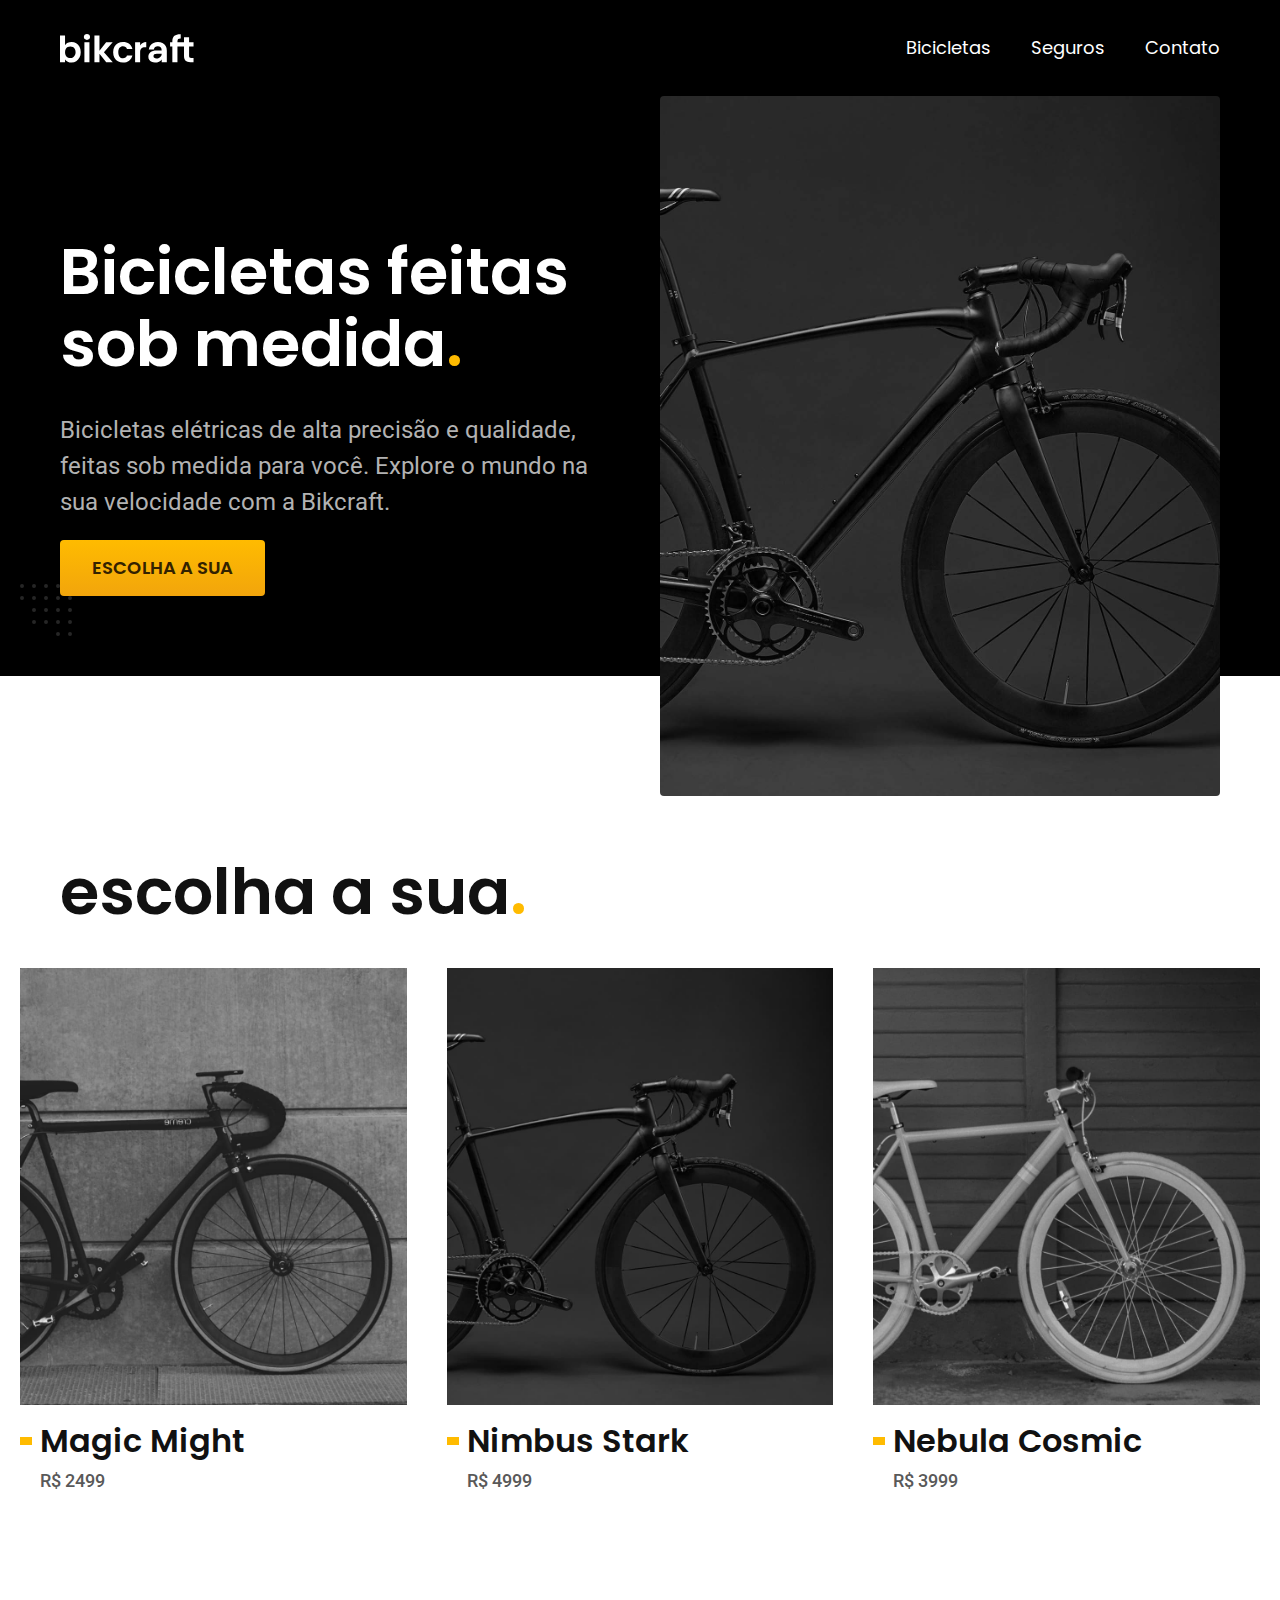
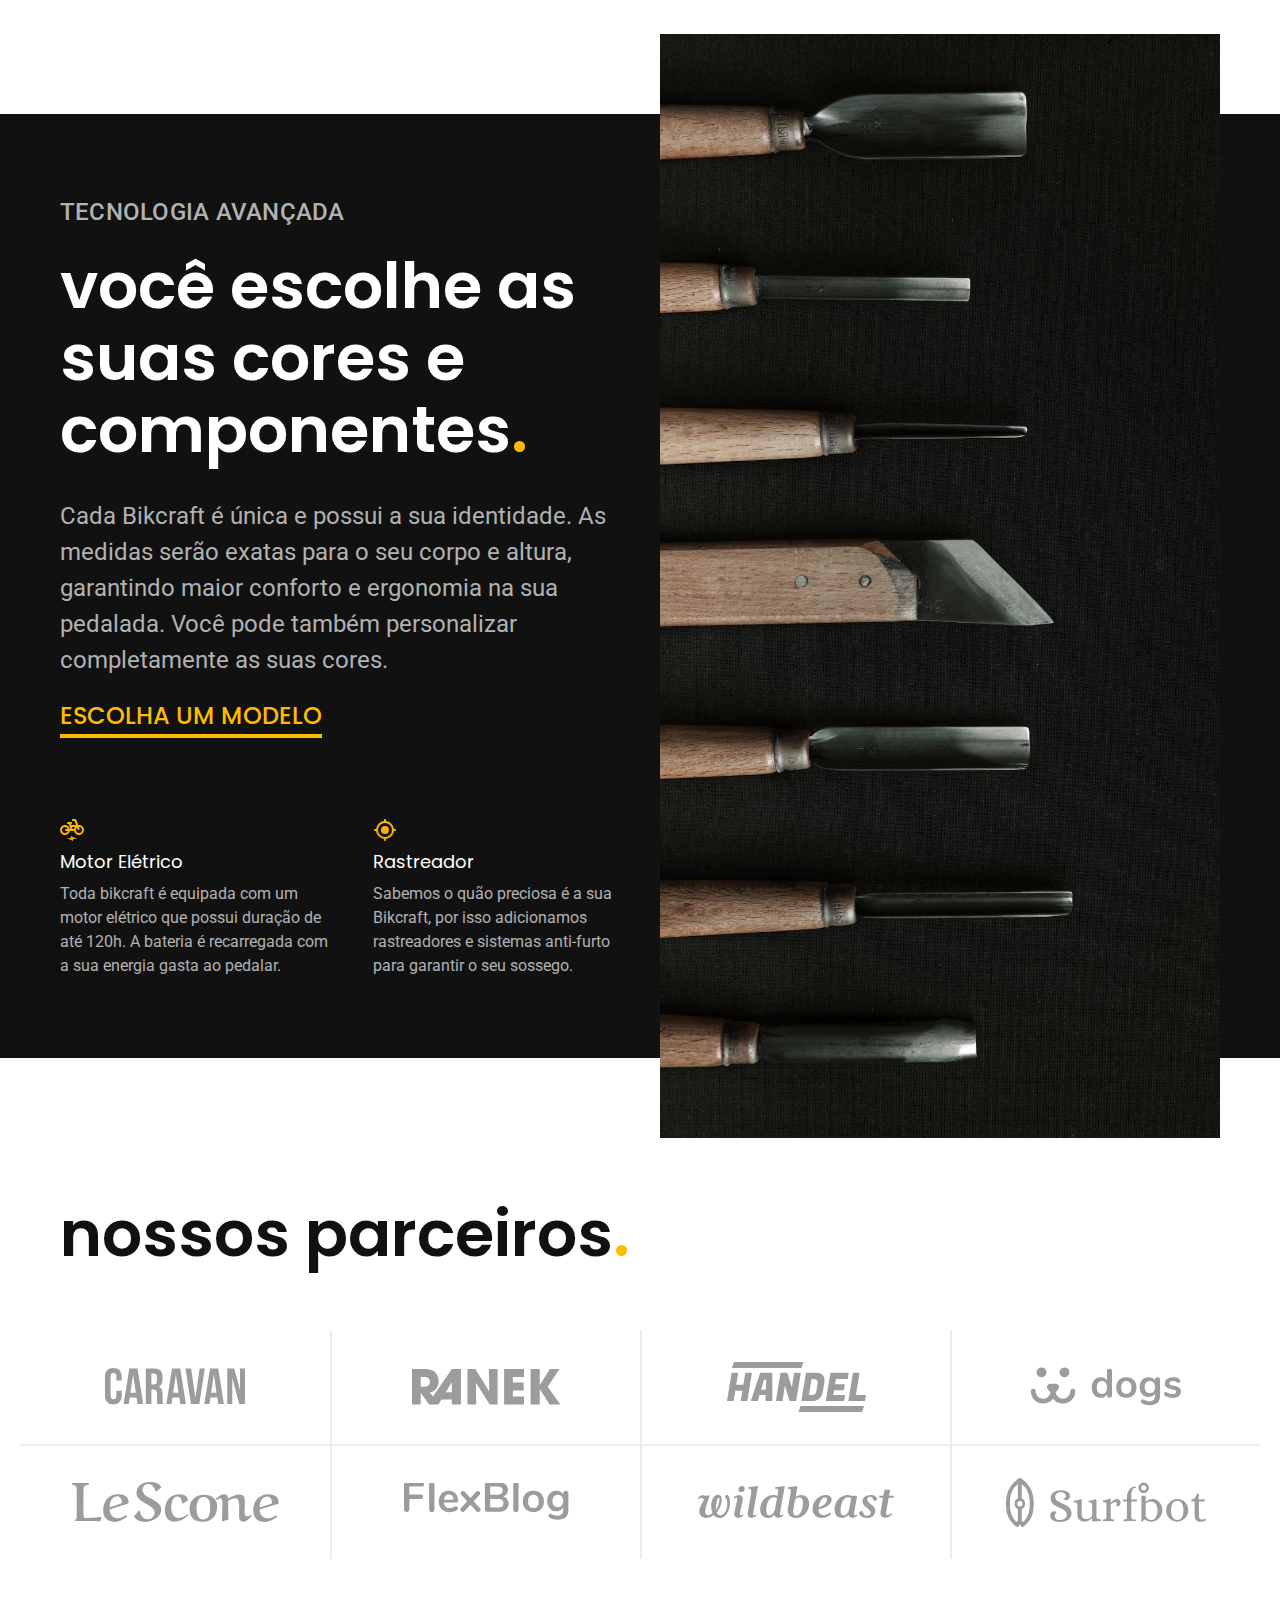
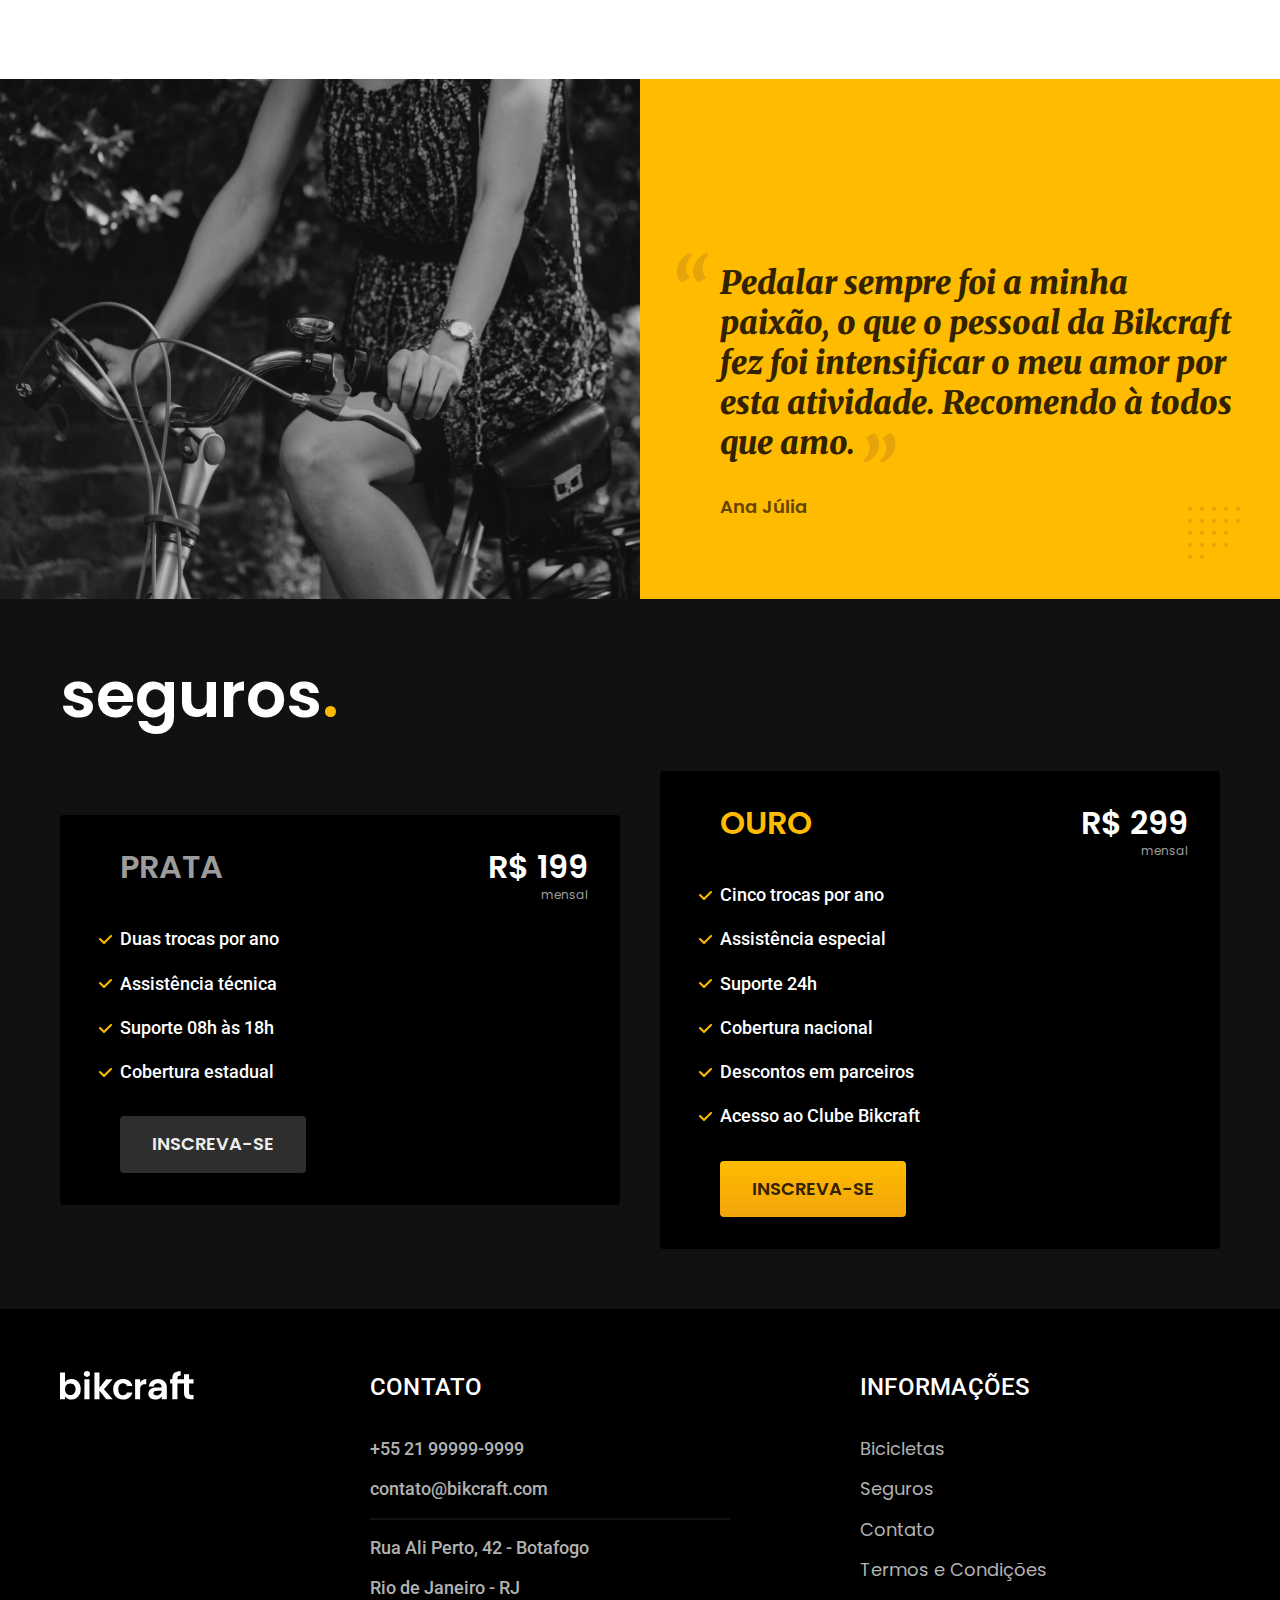
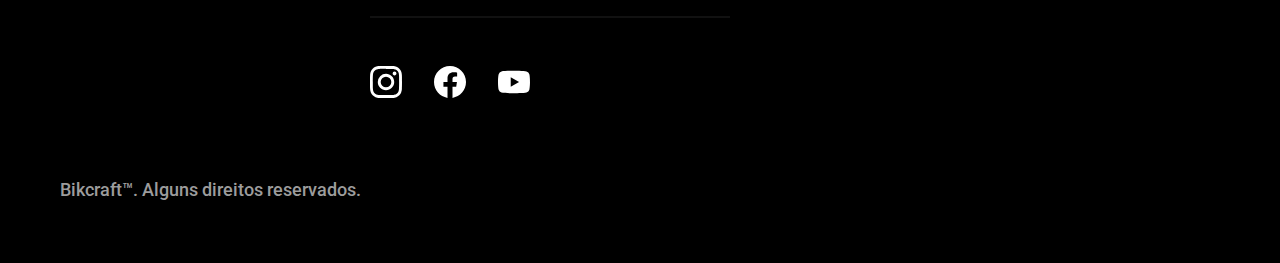
<file: index.html>
<!DOCTYPE html>
<html>

<head lang="pt-br">
    <meta charset="UTF-8">
    <meta name="viewport" content="width=device-width, initial-scale=1.0">
    <meta name="description" content="Bicicletas elétricas de alta precisão e qualidade, feitas sob medida para o cliente. Explore o mundo na sua velocidade com a Bikcraft.">
    <title>Bikcraft - Bicicletas Elétricas</title>

    <link rel="icon" href="./favicon.svg" type="image/svg+xml">
    <link rel="preload" href="./css/style.min.css" as="style">
    <link rel="stylesheet" href="./css/style.min.css">

    <script>document.documentElement.classList.add('js');</script>

    <link rel="preconnect" href="https://fonts.googleapis.com">
    <link rel="preconnect" href="https://fonts.gstatic.com" crossorigin>
    <link href="https://fonts.googleapis.com/css2?family=Poppins:ital,wght@0,100;0,200;0,300;0,400;0,500;0,600;0,700;0,800;0,900;1,100;1,200;1,300;1,400;1,500;1,600;1,700;1,800;1,900&family=Roboto:ital,wght@0,100;0,300;0,400;0,500;0,700;0,900;1,100;1,300;1,400;1,500;1,700;1,900&display=swap" rel="stylesheet">

    <link rel="preconnect" href="https://fonts.googleapis.com">
    <link rel="preconnect" href="https://fonts.gstatic.com" crossorigin>
    <link href="https://fonts.googleapis.com/css2?family=Merriweather:ital,wght@0,300;0,400;0,700;0,900;1,300;1,400;1,700;1,900&display=swap" rel="stylesheet">
</head>

<body>
    <!--HEADER-->
    <header class="header-bg">
        <div class="header container">
            <a href="./"><img src="./img/bikcraft.svg" width="136" height="32" alt="Bikcraft"></a>
            <nav aria-label="primaria">
                <ul class="header-menu font-1-m cor-0">
                    <li><a href="./bicicletas.html">Bicicletas</a></li>
                    <li><a href="./seguros.html">Seguros</a></li>
                    <li><a href="./contato.html">Contato</a></li>
                </ul>
            </nav>
        </div>
    </header>
    <!--INTRODUÇÃO-->
    <main class="introducao-bg">
        <div class="introducao container">
            <div class="introducao-conteudo">
                <h1 class="font-1-xxl cor-0 fadeInDown" data-anime="200">Bicicletas feitas sob medida<span class="cor-p1">.</span></h1>
                <p class="font-2-l cor-5 fadeInDown" data-anime="400">Bicicletas elétricas de alta precisão e qualidade, feitas sob medida para você. Explore o mundo na sua velocidade com a Bikcraft.</p>
                <a class="botao fadeInDown" data-anime="600" href="./bicicletas.html">Escolha a sua</a>
            </div>
            <picture data-anime="800" class="fadeInDown">
                <source media="(max-width: 800px)" srcset="./img/bicicletas/nimbus.jpg">
                <img src="./img/fotos/introducao.jpg" width="1280" height="1600" alt="Bicicleta elétrica preta.">
            </picture>
        </div>
    </main>
    <!--BICICLETAS-->
    <article class="bicicletas-lista">
        <h2 class=" container font-1-xxl">escolha a sua<span class="cor-p1">.</span></h2>
        <ul>
            <li>
                <a href="./bicicletas/magic.html">
                    <img src="./img/bicicletas/magic-home.jpg" width="920" height="1040" alt="Bicicleta preta">
                    <h3 class="font-1-xl">Magic Might</h3>
                    <span class="font-2-m cor-8">R$ 2499</span>
                </a>
            </li>
            <li>
                <a href="./bicicletas/nimbus.html">
                    <img src="./img/bicicletas/nimbus-home.jpg" width="920" height="1040" alt="Bicicleta preta">
                    <h3 class="font-1-xl">Nimbus Stark</h3>
                    <span class="font-2-m cor-8">R$ 4999</span>
                </a>
            </li>
            <li>
                <a href="./bicicletas/nebula.html">
                    <img src="./img/bicicletas/nebula-home.jpg" width="920" height="1040" alt="Bicicleta branca">
                    <h3 class="font-1-xl">Nebula Cosmic</h3>
                    <span class="font-2-m cor-8">R$ 3999</span>
                </a>
            </li>
        </ul>
    </article>
    <!--TECNOLOGIA-->
    <article class="tecnologia-bg">
        <div class="tecnologia container">
            <div class="tecnologia-conteudo">
                <span class="font-2-l-b cor-5">Tecnologia Avançada</span>
                <h2 class="font-1-xxl cor-0">você escolhe as suas cores e componentes<span class="cor-p1">.</span></h2>
                <p class="font-2-l cor-5">Cada Bikcraft é única e possui a sua identidade. As medidas serão exatas para o seu corpo e altura, garantindo maior conforto e ergonomia na sua pedalada. Você pode também personalizar completamente as suas cores.</p>
                <a class="link" href="./bicicletas.html">Escolha um modelo</a>
                <div class="tecnologia-vantagens">
                    <div>
                        <img src="./img/icones/eletrica.svg" width="24" height="24" alt="">
                        <h3 class="font-1-m cor-0">Motor Elétrico</h3>
                        <p class="font-2-s cor-5">Toda bikcraft é equipada com um motor elétrico que possui duração de até 120h. A bateria é recarregada com a sua energia gasta ao pedalar.</p>
                    </div>
                    <div>
                        <img src="./img/icones/rastreador.svg" width="24" height="24" alt="">
                        <h3 class="font-1-m cor-0">Rastreador</h3>
                        <p class="font-2-s cor-5">Sabemos o quão preciosa é a sua Bikcraft, por isso adicionamos rastreadores e sistemas anti-furto para garantir o seu sossego.</p>
                    </div>
                </div>
            </div>
            <div class="tecnologia-imagem">
                <img src="./img/fotos/tecnologia.jpg" width="1200" height="1920" alt="">
            </div>
        </div>
    </article>
    <!--PARCEIROS-->
    <section class="parceiros" aria-label="Nossos Parceiros">
        <h2 class=" container font-1-xxl">nossos parceiros<span class="cor-p1">.</span></h2>
        <ul class="">
            <li><img src="./img/parceiros/caravan.svg" width="140" height="38" alt="caravan"></li>
            <li><img src="./img/parceiros/ranek.svg" width="149" height="36" alt="ranek"></li>
            <li><img src="./img/parceiros/handel.svg" width="139" height="50" alt="handel"></li>
            <li><img src="./img/parceiros/dogs.svg" width="152" height="39" alt="dogs"></li>
            <li><img src="./img/parceiros/lescone.svg" width="208" height="41" alt="lescone"></li>
            <li><img src="./img/parceiros/flexblog.svg" width="165" height="38" alt="flexblog"></li>
            <li><img src="./img/parceiros/wildbeast.svg" width="196" height="34" alt="wildbeast"></li>
            <li><img src="./img/parceiros/surfbot.svg" width="200" height="49" alt="surfbot"></li>
        </ul>
    </section>
    <!--DEPOIMENTO-->
    <section class="depoimento" aria-label="Depoimento">
        <div>
            <img src="./img/fotos/depoimento.jpg" width="1560" height="1360" alt="Mulher pedalando uma bicicleta Bikcraft">
        </div>
        <div class="depoimento-conteudo">
            <blockquote class="font-1-xl cor-p5">
                <p>Pedalar sempre foi a minha paixão, o que o pessoal da Bikcraft fez foi intensificar o meu amor por esta atividade. Recomendo à todos que amo.</p>
            </blockquote>
            <span class="font-1-m-b cor-p4">Ana Júlia</span>
        </div>
    </section>
    <!--SEGUROS-->
    <article class="seguros-bg">
        <div class="seguros container">
            <h2 class="font-1-xxl cor-0">seguros<span class="cor-p1">.</span></h2>
            <div class="seguros-item">
                <h3 class="font-1-xl cor-6">PRATA</h3>
                <span class="font-1-xl cor-0">R$ 199<span class="font-1-xs cor-6">mensal</span></span>
                <ul class="font-2-m cor-0">
                    <li>Duas trocas por ano</li>
                    <li>Assistência técnica</li>
                    <li>Suporte 08h às 18h</li>
                    <li>Cobertura estadual</li>
                </ul>
                <a class="botao secundario" href="./orcamento.html">Inscreva-se</a>
            </div>
            <div class="seguros-item">
                <h3 class="font-1-xl cor-p1">OURO</h3>
                <span class="font-1-xl cor-0">R$ 299<span class="font-1-xs cor-6">mensal</span></span>
                <ul class="font-2-m cor-0">
                    <li>Cinco trocas por ano</li>
                    <li>Assistência especial</li>
                    <li>Suporte 24h</li>
                    <li>Cobertura nacional</li>
                    <li>Descontos em parceiros</li>
                    <li>Acesso ao Clube Bikcraft</li>
                </ul>
                <a class="botao" href="./orcamento.html">Inscreva-se</a>
            </div>
        </div>
    </article>
    <!--FOOTER-->
    <footer class="footer-bg">
        <div class="footer container">
            <img src="./img/bikcraft.svg" width="136" height="32" alt="Bikcraft">
            <div class="footer-contato">
                <h3 class="font-2-l-b cor-0">Contato</h3>
                <ul class="font-2-m cor-5">
                    <li><a href="tel:+5521999999999">+55 21 99999-9999</a></li>
                    <li><a href="mailto:contato@bikcraft.com">contato@bikcraft.com</a></li>
                    <li>Rua Ali Perto, 42 - Botafogo</li>
                    <li>Rio de Janeiro - RJ</li>
                </ul>
                <div class="footer-redes">
                    <a href=""><img src="./img/redes/instagram.svg" width="32" height="32" alt="Instagram"></a>
                    <a href=""><img src="./img/redes/facebook.svg" width="32" height="32" alt="Facebook"></a>
                    <a href=""><img src="./img/redes/youtube.svg" width="32" height="32" alt="Youtube"></a>
                </div>
            </div>
            <div class="footer-informacoes">
                <h3 class="font-2-l-b cor-0">Informações</h3>
                <nav>
                    <ul class="font-1-m cor-5">
                        <li><a href="./bicicletas.hmtl">Bicicletas</a></li>
                        <li><a href="./seguros.html">Seguros</a></li>
                        <li><a href="./contato.html">Contato</a></li>
                        <li><a href="./termos.html">Termos e Condições</a></li>
                    </ul>
                </nav>
            </div>
            <p class="footer-copy font-2-m cor-6">Bikcraft™. Alguns direitos reservados.</p>
        </div>
    </footer>

    <script src="./js/plugins/simple-anime.js"></script>
    <script src="./js/script.js"></script>
</body>

</html>
</file>
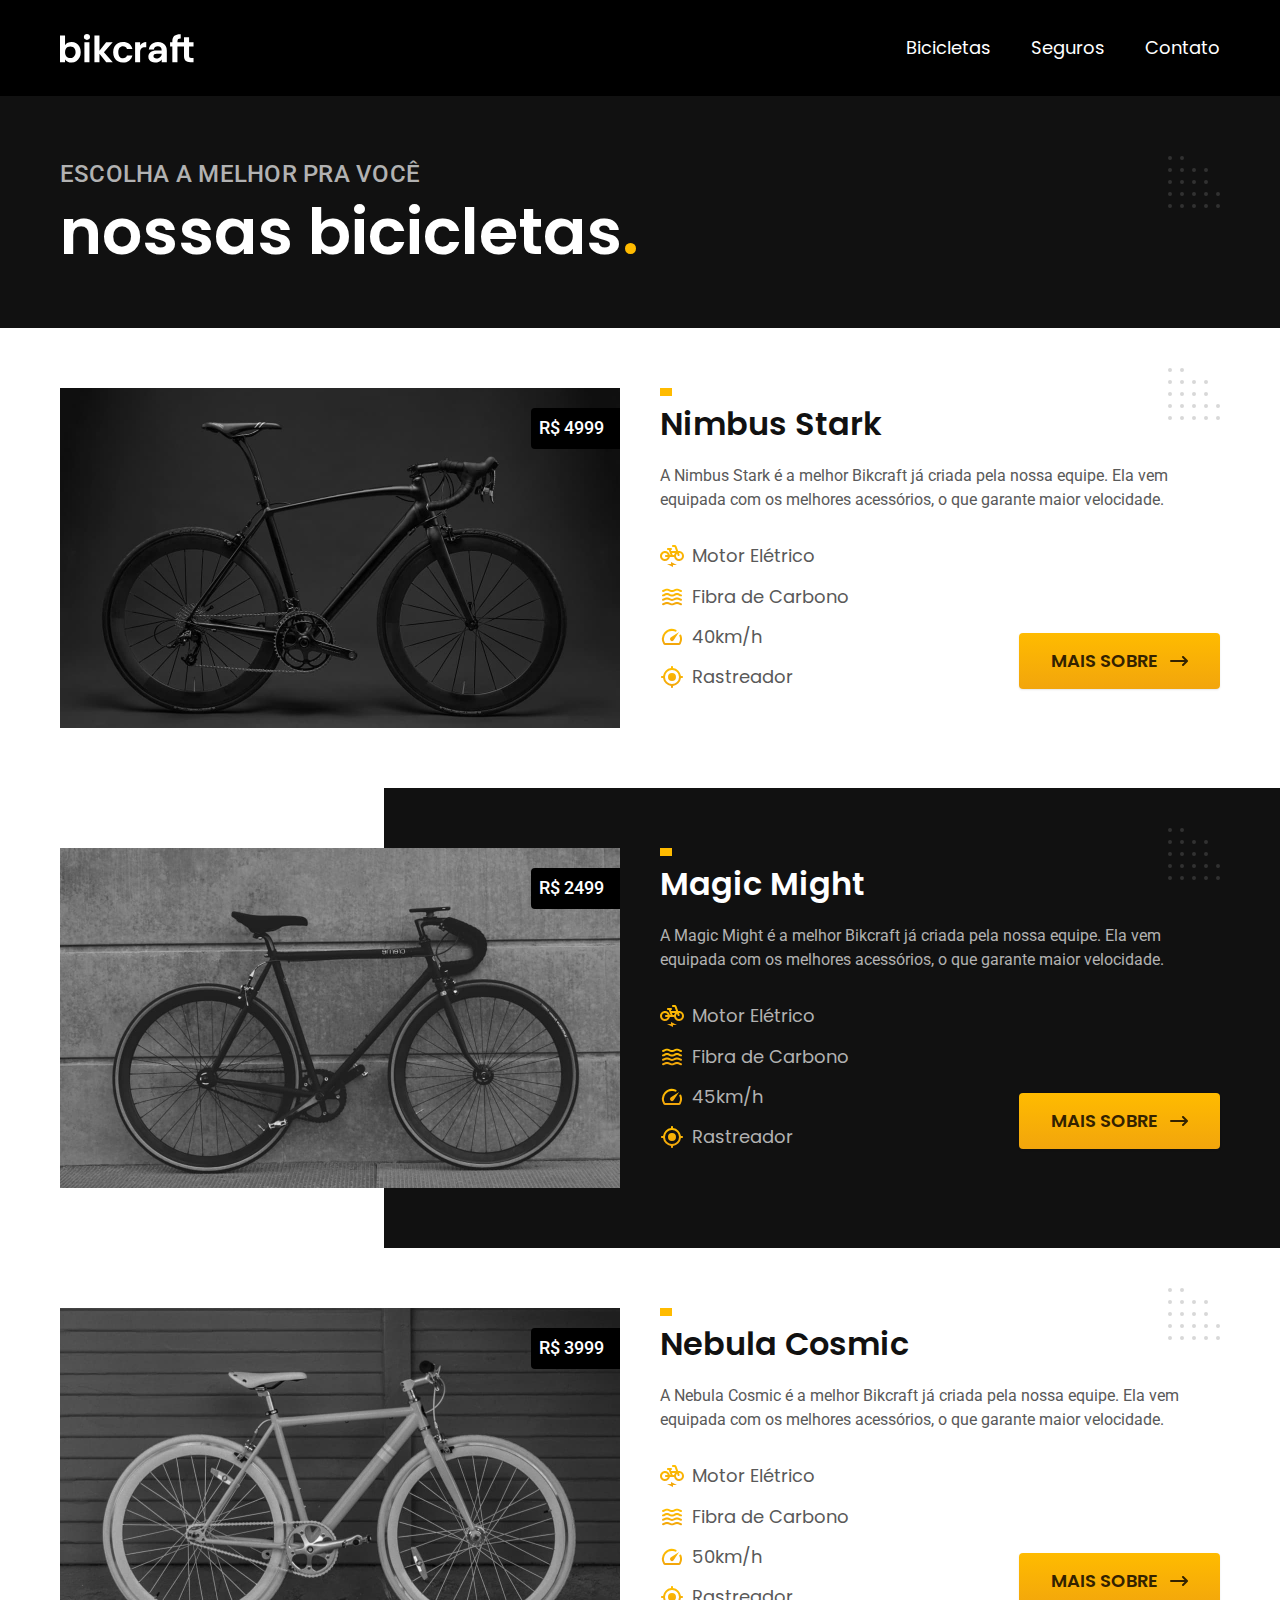
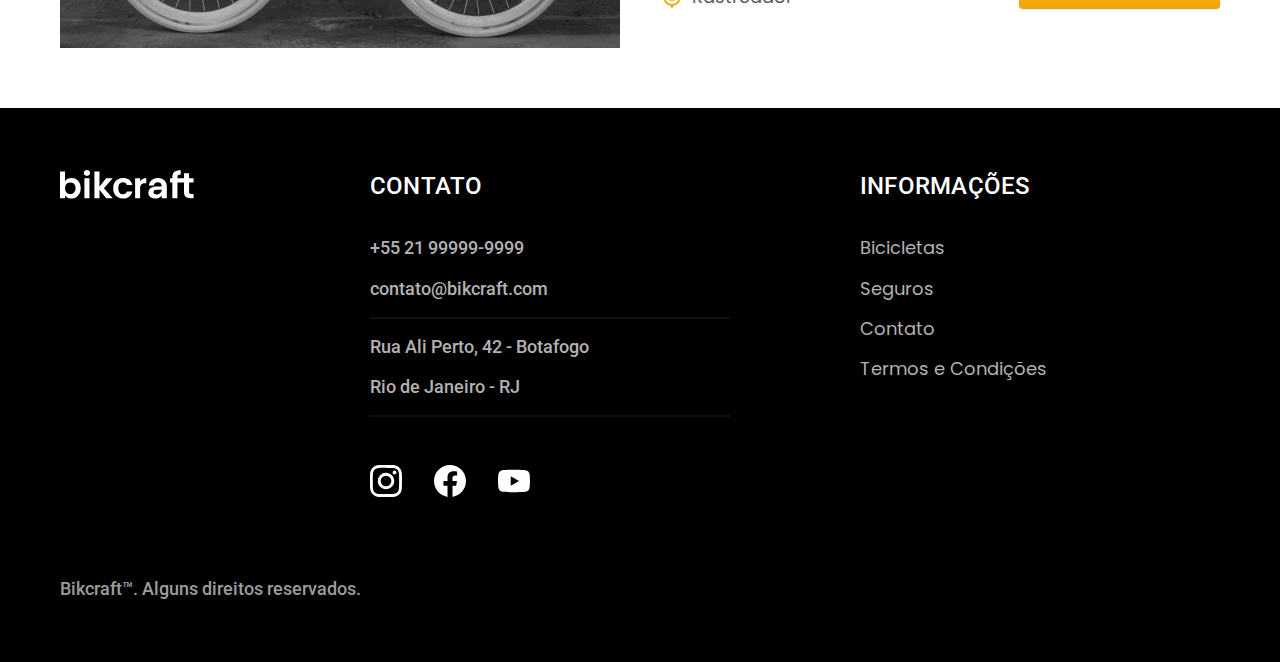
<file: bicicletas.html>
<!DOCTYPE html>
<html>

<head>
    <meta charset="UTF-8">
    <meta name="viewport" content="width=device-width, initial-scale=1.0">
    <meta name="description" content="Termos e condições.">
    <title>Bicicletas | Bikcraft</title>

    <link rel="icon" href="./favicon.svg" type="image/svg+xml">
    <link rel="preload" href="./css/style.min.css" as="style">
    <link rel="stylesheet" href="./css/style.min.css">

    <script>document.documentElement.classList.add('js');</script>

    <link rel="preconnect" href="https://fonts.googleapis.com">
    <link rel="preconnect" href="https://fonts.gstatic.com" crossorigin>
    <link href="https://fonts.googleapis.com/css2?family=Poppins:ital,wght@0,100;0,200;0,300;0,400;0,500;0,600;0,700;0,800;0,900;1,100;1,200;1,300;1,400;1,500;1,600;1,700;1,800;1,900&family=Roboto:ital,wght@0,100;0,300;0,400;0,500;0,700;0,900;1,100;1,300;1,400;1,500;1,700;1,900&display=swap" rel="stylesheet">
</head>

<body id="bicicletas">
    <!--HEADER-->
    <header class="header-bg">
        <div class="header container">
            <a href="./"><img src="./img/bikcraft.svg" width="136" height="32" alt="Bikcraft"></a>
            <nav aria-label="primaria">
                <ul class="header-menu font-1-m cor-0">
                    <li><a href="./bicicletas.hmtl">Bicicletas</a></li>
                    <li><a href="./seguros.html">Seguros</a></li>
                    <li><a href="./contato.html">Contato</a></li>
                </ul>
            </nav>
        </div>
    </header>
    <main>
        <!--TITULO-->
        <div class="titulo-bg">
            <div class="titulo container">
                <p class="font-2-l-b cor-5">Escolha a melhor pra você</p>
                <h1 class="font-1-xxl cor-0">nossas bicicletas<span class="cor-p1">.</span></h1>
            </div>
        </div>
        <!--BICICLETAS-->
        <div class="bicicletas container">
            <div class="bicicletas-imagem">
                <img src="./img/bicicletas/nimbus.jpg" width="1120" height="680" alt="Bicicleta preta">
                <span class="font-2-m cor-0">R$ 4999</span>
            </div>
            <div class="bicicletas-conteudo">
                <h2 class="font-1-xl">Nimbus Stark</h2>
                <p class="font-2-s cor-8">A Nimbus Stark é a melhor Bikcraft já criada pela nossa equipe. Ela vem equipada com os melhores acessórios, o que garante maior velocidade.</p>
                <ul class="font-1-m cor-8">
                    <li><img src="./img/icones/eletrica.svg" width="32" height="32" alt="">Motor Elétrico</li>
                    <li><img src="./img/icones/carbono.svg" width="32" height="32" alt="">Fibra de Carbono</li>
                    <li><img src="./img/icones/velocidade.svg" width="32" height="32" alt="">40km/h</li>
                    <li><img src="./img/icones/rastreador.svg" width="32" height="32" alt="">Rastreador</li>
                </ul>
                <a class="botao seta" href="./bicicletas/nimbus.html">Mais Sobre</a>
            </div>
        </div>
        <div class="bicicletas-bg">
            <div class="bicicletas container">
                <div class="bicicletas-imagem">
                    <img src="./img/bicicletas/magic.jpg" width="1120" height="680" alt="Bicicleta preta">
                    <span class="font-2-m cor-0">R$ 2499</span>
                </div>
                <div class="bicicletas-conteudo">
                    <h2 class="font-1-xl cor-0">Magic Might</h2>
                    <p class="font-2-s cor-5">A Magic Might é a melhor Bikcraft já criada pela nossa equipe. Ela vem equipada com os melhores acessórios, o que garante maior velocidade.</p>
                    <ul class="font-1-m cor-5">
                        <li><img src="./img/icones/eletrica.svg" width="32" height="32" alt="">Motor Elétrico</li>
                        <li><img src="./img/icones/carbono.svg" width="32" height="32" alt="">Fibra de Carbono</li>
                        <li><img src="./img/icones/velocidade.svg" width="32" height="32" alt="">45km/h</li>
                        <li><img src="./img/icones/rastreador.svg" width="32" height="32" alt="">Rastreador</li>
                    </ul>
                    <a class="botao seta" href="./bicicletas/magic.html">Mais Sobre</a>
                </div>
            </div>
        </div>
        <div class="bicicletas container">
            <div class="bicicletas-imagem">
                <img src="./img/bicicletas/nebula.jpg" width="1120" height="680" alt="Bicicleta preta">
                <span class="font-2-m cor-0">R$ 3999</span>
            </div>
            <div class="bicicletas-conteudo">
                <h2 class="font-1-xl">Nebula Cosmic</h2>
                <p class="font-2-s cor-8">A Nebula Cosmic é a melhor Bikcraft já criada pela nossa equipe. Ela vem equipada com os melhores acessórios, o que garante maior velocidade.</p>
                <ul class="font-1-m cor-8">
                    <li><img src="./img/icones/eletrica.svg" width="32" height="32" alt="">Motor Elétrico</li>
                    <li><img src="./img/icones/carbono.svg" width="32" height="32" alt="">Fibra de Carbono</li>
                    <li><img src="./img/icones/velocidade.svg" width="32" height="32" alt="">50km/h</li>
                    <li><img src="./img/icones/rastreador.svg" width="32" height="32" alt="">Rastreador</li>
                </ul>
                <a class="botao seta" href="./bicicletas/nebula.html">Mais Sobre</a>
            </div>
        </div>
    </main>
    <!--FOOTER-->
    <footer class="footer-bg">
        <div class="footer container">
            <img src="./img/bikcraft.svg" width="136" height="32" alt="Bikcraft">
            <div class="footer-contato">
                <h3 class="font-2-l-b cor-0">Contato</h3>
                <ul class="font-2-m cor-5">
                    <li><a href="tel:+5521999999999">+55 21 99999-9999</a></li>
                    <li><a href="mailto:contato@bikcraft.com">contato@bikcraft.com</a></li>
                    <li>Rua Ali Perto, 42 - Botafogo</li>
                    <li>Rio de Janeiro - RJ</li>
                </ul>
                <div class="footer-redes">
                    <a href=""><img src="./img/redes/instagram.svg" width="32" height="32" alt="Instagram"></a>
                    <a href=""><img src="./img/redes/facebook.svg" width="32" height="32" alt="Facebook"></a>
                    <a href=""><img src="./img/redes/youtube.svg" width="32" height="32" alt="Youtube"></a>
                </div>
            </div>
            <div class="footer-informacoes">
                <h3 class="font-2-l-b cor-0">Informações</h3>
                <nav>
                    <ul class="font-1-m cor-5">
                        <li><a href="./bicicletas.hmtl">Bicicletas</a></li>
                        <li><a href="./seguros.html">Seguros</a></li>
                        <li><a href="./contato.html">Contato</a></li>
                        <li><a href="./termos.html">Termos e Condições</a></li>
                    </ul>
                </nav>
            </div>
            <p class="footer-copy font-2-m cor-6">Bikcraft™. Alguns direitos reservados.</p>
        </div>
    </footer>

    <script src="./js/script.js"></script>
</body>

</html>
</file>
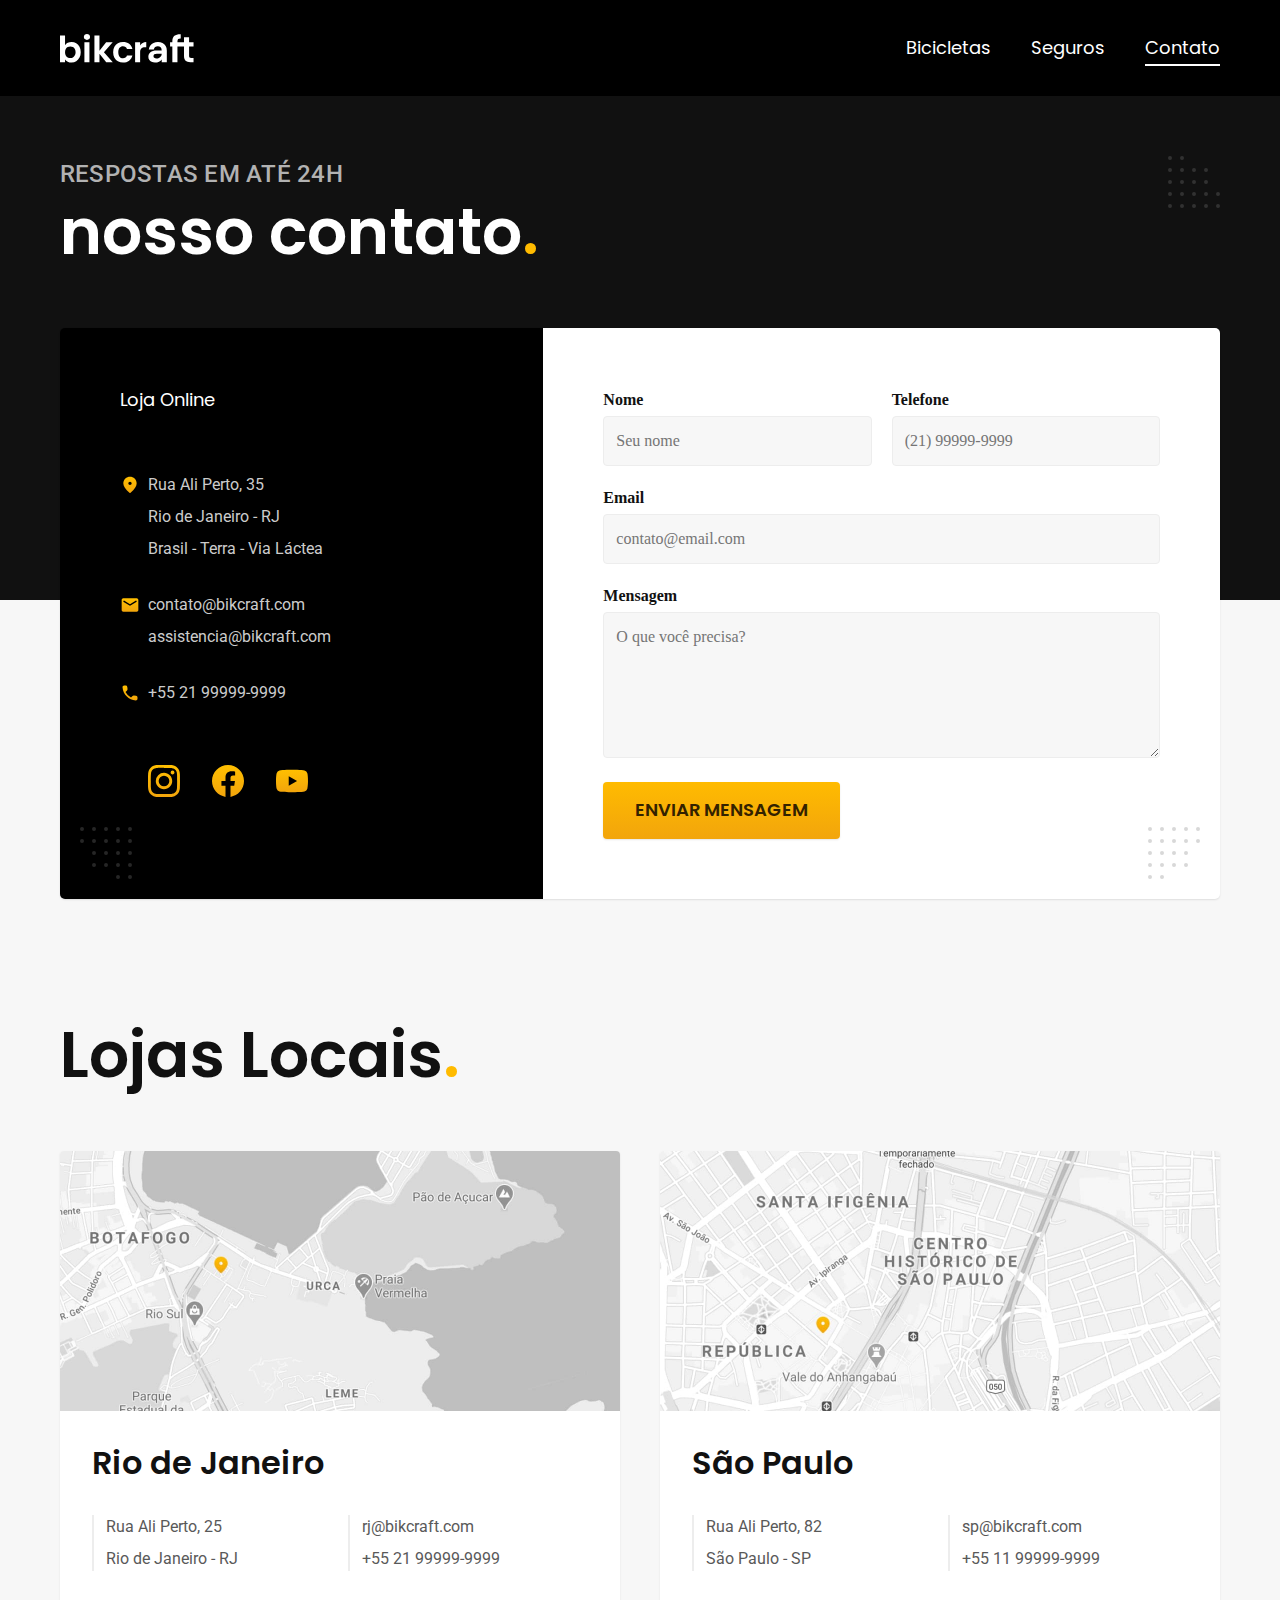
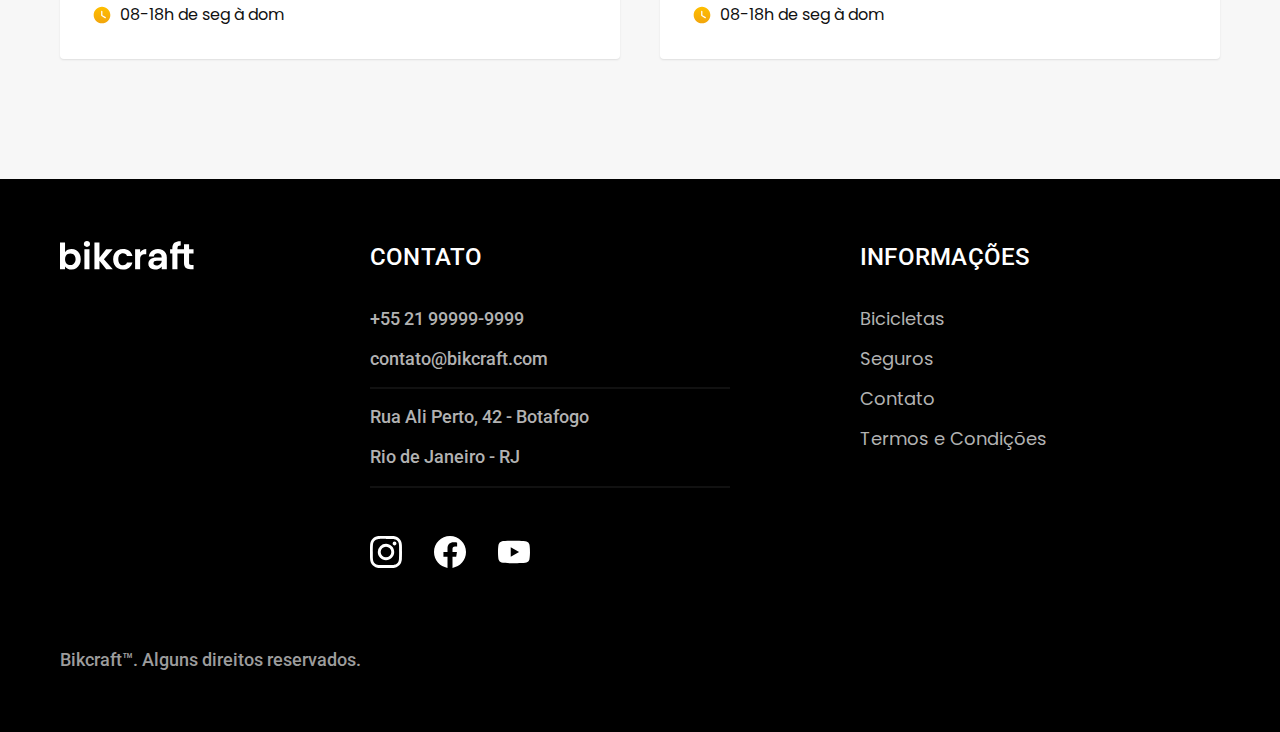
<file: contato.html>
<!DOCTYPE html>

<html>

<head>
    <meta charset="UTF-8">
    <meta name="viewport" content="width=device-width, initial-scale=1.0">
    <meta name="description" content="Termos e condições.">
    <title>Contato | Bikcraft</title>

    <link rel="icon" href="./favicon.svg" type="image/svg+xml">
    <link rel="preload" href="./css/style.min.css" as="style">
    <link rel="stylesheet" href="./css/style.min.css">

    <script>document.documentElement.classList.add('js');</script>

    <link rel="preconnect" href="https://fonts.googleapis.com">
    <link rel="preconnect" href="https://fonts.gstatic.com" crossorigin>
    <link href="https://fonts.googleapis.com/css2?family=Poppins:ital,wght@0,100;0,200;0,300;0,400;0,500;0,600;0,700;0,800;0,900;1,100;1,200;1,300;1,400;1,500;1,600;1,700;1,800;1,900&family=Roboto:ital,wght@0,100;0,300;0,400;0,500;0,700;0,900;1,100;1,300;1,400;1,500;1,700;1,900&display=swap" rel="stylesheet">
</head>

<body id="contato">
    <!--HEADER-->
    <header class="header-bg">
        <div class="header container">
            <a href="./"><img src="./img/bikcraft.svg" width="136" height="32" alt="Bikcraft"></a>
            <nav aria-label="primaria">
                <ul class="header-menu font-1-m cor-0">
                    <li><a href="./bicicletas.html">Bicicletas</a></li>
                    <li><a href="./seguros.html">Seguros</a></li>
                    <li><a href="./contato.html">Contato</a></li>
                </ul>
            </nav>
        </div>
    </header>
    <main>
        <!--TITULO-->
        <div class="titulo-bg">
            <div class="titulo container">
                <p class="font-2-l-b cor-5">Respostas em até 24h</p>
                <h1 class="font-1-xxl cor-0">nosso contato<span class="cor-p1">.</span></h1>
            </div>
        </div>
        <!--ÁREA DE CONTATO-->
        <div class="contato container">
            <section class="contato-dados" aria-label="Endereço">
                <h2 class="font-1-m cor-0">Loja Online</h2>
                <div class="contato-endereco font-2-s cor-4">
                    <p>Rua Ali Perto, 35</p>
                    <p>Rio de Janeiro - RJ</p>
                    <p>Brasil - Terra - Via Láctea</p>
                </div>
                <address class="contato-meios font-2-s cor-4">
                    <a href="mailto:contato@bikcraft.com">contato@bikcraft.com</a>
                    <a href="mailto:assistencia@bikcraft.com">assistencia@bikcraft.com</a>
                    <a href="tel:+5521999999999">+55 21 99999-9999</a>
                </address>
                <div class="contato-redes">
                    <a href=""><img src="./img/redes/instagram-p.svg" width="32" height="32" alt="Instagram"></a>
                    <a href=""><img src="./img/redes/facebook-p.svg" width="32" height="32" alt="Facebook"></a>
                    <a href=""><img src="./img/redes/youtube-p.svg" width="32" height="32" alt="Youtube"></a>
                </div>
            </section>
            <!--FORMULÁRIO-->
            <section class="contato-formulario" aria-label="Formulário">
                <form class="form" action="./contato.html">
                    <div>
                        <label for="nome">Nome</label>
                        <input type="text" id="nome" name="nome" placeholder="Seu nome">
                    </div>
                    <div>
                        <label for="telefone">Telefone</label>
                        <input type="text" id="telefone" name="telefone" placeholder="(21) 99999-9999">
                    </div>
                    <div class="col-2">
                        <label for="email">Email</label>
                        <input type="email" id="email" name="email" placeholder="contato@email.com">
                    </div>
                    <div class="col-2">
                        <label for="mensagem">Mensagem</label>
                        <textarea rows="5" id="mensagem" name="mensagem" placeholder="O que você precisa?"></textarea>
                    </div>
                    <button class="botao col-2">Enviar Mensagem</button>
                </form>
            </section>
        </div>
    </main>
    <!--LOJAS-->
    <article class="lojas container">
        <h2 class="font-1-xxl">Lojas Locais<span class="cor-p1">.</span></h2>
        <div class="lojas-item">
            <img src="./img/lojas/rj.jpg" width="1120" height="520" alt="Mapa marcando endereço em Rua Ali Perto, 25 - Rio de Janeiro - RJ">
            <div class="lojas-conteudo">
                <h3 class="font-1-xl">Rio de Janeiro</h3>
                <div class="lojas-dados font-2-s cor-8">
                    <p>Rua Ali Perto, 25</p>
                    <p>Rio de Janeiro - RJ</p>
                </div>
                <div class="lojas-dados font-2-s cor-8">
                    <a href="mailto:rj@bikcraft.com">rj@bikcraft.com</a>
                    <a href="tel:+5521999999999">+55 21 99999-9999</a>
                </div>
                <p class="lojas-tempo font-1-s"><img src="./img/icones/horario.svg" width="20" height="20" alt="">08-18h de seg à dom</p>
            </div>
        </div>
        <div class="lojas-item">
            <img src="./img/lojas/sp.jpg" width="1120" height="520" alt="Mapa marcando endereço em Rua Ali Perto, 82 - São Paulo - SP">
            <div class="lojas-conteudo">
                <h3 class="font-1-xl">São Paulo</h3>
                <div class="lojas-dados font-2-s cor-8">
                    <p>Rua Ali Perto, 82</p>
                    <p>São Paulo - SP</p>
                </div>
                <div class="lojas-dados font-2-s cor-8">
                    <a href="mailto:sp@bikcraft.com">sp@bikcraft.com</a>
                    <a href="tel:+5511999999999">+55 11 99999-9999</a>
                </div>
                <p class="lojas-tempo font-1-s"><img src="./img/icones/horario.svg" width="20" height="20" alt="">08-18h de seg à dom</p>
            </div>
        </div>
    </article>
    <!--FOOTER-->
    <footer class="footer-bg">
        <div class="footer container">
            <img src="./img/bikcraft.svg" width="136" height="32" alt="Bikcraft">
            <div class="footer-contato">
                <h3 class="font-2-l-b cor-0">Contato</h3>
                <ul class="font-2-m cor-5">
                    <li><a href="tel:+5521999999999">+55 21 99999-9999</a></li>
                    <li><a href="mailto:contato@bikcraft.com">contato@bikcraft.com</a></li>
                    <li>Rua Ali Perto, 42 - Botafogo</li>
                    <li>Rio de Janeiro - RJ</li>
                </ul>
                <div class="footer-redes">
                    <a href=""><img src="./img/redes/instagram.svg" width="32" height="32" alt="Instagram"></a>
                    <a href=""><img src="./img/redes/facebook.svg" width="32" height="32" alt="Facebook"></a>
                    <a href=""><img src="./img/redes/youtube.svg" width="32" height="32" alt="Youtube"></a>
                </div>
            </div>
            <div class="footer-informacoes">
                <h3 class="font-2-l-b cor-0">Informações</h3>
                <nav>
                    <ul class="font-1-m cor-5">
                        <li><a href="./bicicletas.hmtl">Bicicletas</a></li>
                        <li><a href="./seguros.html">Seguros</a></li>
                        <li><a href="./contato.html">Contato</a></li>
                        <li><a href="./termos.html">Termos e Condições</a></li>
                    </ul>
                </nav>
            </div>
            <p class="footer-copy font-2-m cor-6">Bikcraft™. Alguns direitos reservados.</p>
        </div>
    </footer>

    <script src="./js/script.js"></script>
</body>

</html>
</file>
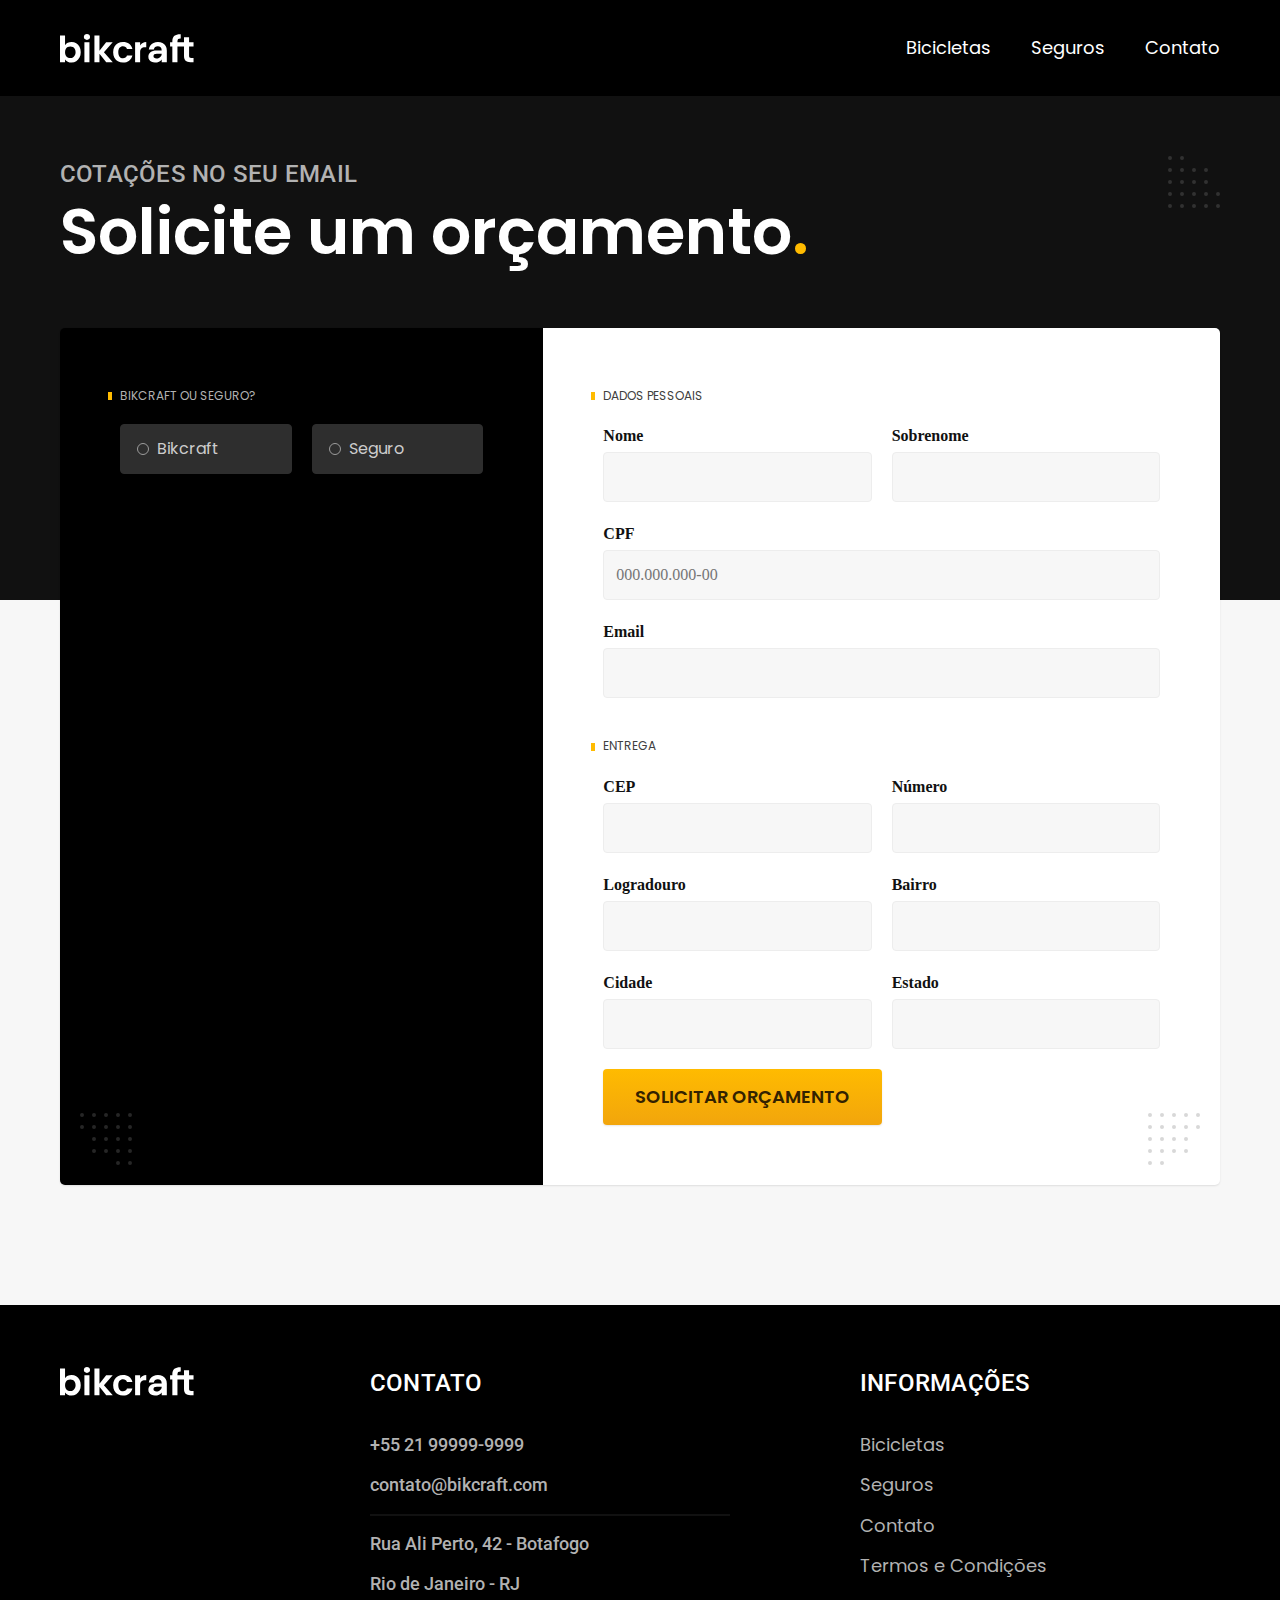
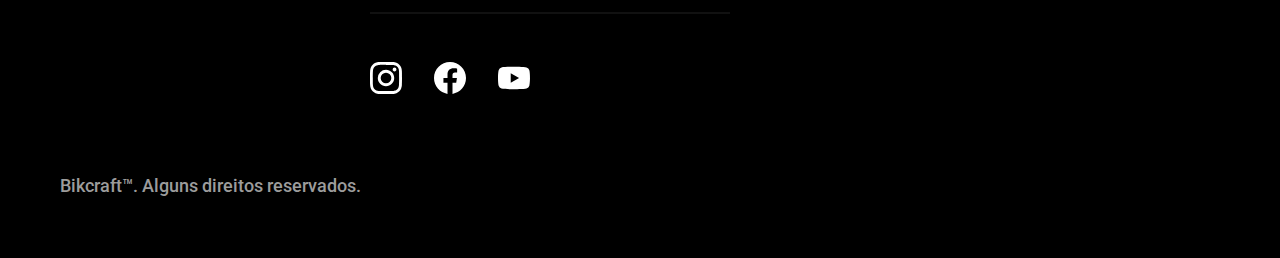
<file: orcamento.html>
<!DOCTYPE html>

<html>

<head>
    <meta charset="UTF-8">
    <meta name="viewport" content="width=device-width, initial-scale=1.0">
    <meta name="description" content="Orçamento.">
    <title>Orçamento | Bikcraft</title>

    <link rel="icon" href="./favicon.svg" type="image/svg+xml">
    <link rel="preload" href="./css/style.min.css" as="style">
    <link rel="stylesheet" href="./css/style.min.css">

    <script>document.documentElement.classList.add('js');</script>

    <link rel="preconnect" href="https://fonts.googleapis.com">
    <link rel="preconnect" href="https://fonts.gstatic.com" crossorigin>
    <link href="https://fonts.googleapis.com/css2?family=Poppins:ital,wght@0,100;0,200;0,300;0,400;0,500;0,600;0,700;0,800;0,900;1,100;1,200;1,300;1,400;1,500;1,600;1,700;1,800;1,900&family=Roboto:ital,wght@0,100;0,300;0,400;0,500;0,700;0,900;1,100;1,300;1,400;1,500;1,700;1,900&display=swap" rel="stylesheet">
</head>

<body id="orcamento">
    <!--HEADER-->
    <header class="header-bg">
        <div class="header container">
            <a href="./"><img src="./img/bikcraft.svg" width="136" height="32" alt="Bikcraft"></a>
            <nav aria-label="primaria">
                <ul class="header-menu font-1-m cor-0">
                    <li><a href="./bicicletas.hmtl">Bicicletas</a></li>
                    <li><a href="./seguros.html">Seguros</a></li>
                    <li><a href="./contato.html">Contato</a></li>
                </ul>
            </nav>
        </div>
    </header>
    <main>
        <!--TITULO-->
        <div class="titulo-bg">
            <div class="titulo container">
                <p class="font-2-l-b cor-5">Cotações no seu email</p>
                <h1 class="font-1-xxl cor-0">Solicite um orçamento<span class="cor-p1">.</span></h1>
            </div>
        </div>
        <!--FORMULÁRIO-->
        <form class="orcamento container" action="./">
            <div class="orcamento-produto">
                <h2 class="font-1-xs cor-5">Bikcraft ou Seguro?</h2>
                <input type="radio" name="tipo" value="bikcraft" id="bikcraft">
                <label for="bikcraft">Bikcraft</label>
                <input type="radio" name="tipo" value="seguro" id="seguro">
                <label for="seguro">Seguro</label>
                <!--FORMULÁRIO:BICICLETAS-->
                <div class="orcamento-conteudo" id="orcamento-bikcraft">
                    <h2 class="font-1-xs cor-5">Escolha a sua</h2>
                    <input type="radio" name="produto" value="nimbus" id="nimbus">
                    <label for="nimbus">Nimbus Stark<span>R$ 4999</span></label>
                    <div class="orcamento-detalhes">
                        <ul class="font-1-xs cor-8">
                            <li><img src="./img/icones/eletrica.svg" width="32" height="32" alt="">Motor Elétrico</li>
                            <li><img src="./img/icones/carbono.svg" width="32" height="32" alt="">Fibra de Carbono</li>
                            <li><img src="./img/icones/velocidade.svg" width="32" height="32" alt="">50 km/h</li>
                            <li><img src="./img/icones/rastreador.svg" width="32" height="32" alt="">Rastreador</li>
                        </ul>
                        <img src="./img/bicicletas/nimbus.jpg" width="1120" height="680" alt="Bicicleta preta">
                    </div>
                    <input type="radio" name="produto" value="magic" id="magic">
                    <label for="magic">Magic Might<span>R$ 2499</span></label>
                    <div class="orcamento-detalhes">
                        <ul class="font-1-xs cor-8">
                            <li><img src="./img/icones/eletrica.svg" width="32" height="32" alt="">Motor Elétrico</li>
                            <li><img src="./img/icones/carbono.svg" width="32" height="32" alt="">Fibra de Carbono</li>
                            <li><img src="./img/icones/velocidade.svg" width="32" height="32" alt="">45 km/h</li>
                            <li><img src="./img/icones/rastreador.svg" width="32" height="32" alt="">Rastreador</li>
                        </ul>
                        <img src="./img/bicicletas/magic.jpg" width="1120" height="680" alt="Bicicleta preta">
                    </div>
                    <input type="radio" name="produto" value="nebula" id="nebula">
                    <label for="nebula">Nebula Cosmic<span>R$ 3999</span></label>
                    <div class="orcamento-detalhes">
                        <ul class="font-1-xs cor-8">
                            <li><img src="./img/icones/eletrica.svg" width="32" height="32" alt="">Motor Elétrico</li>
                            <li><img src="./img/icones/carbono.svg" width="32" height="32" alt="">Fibra de Carbono</li>
                            <li><img src="./img/icones/velocidade.svg" width="32" height="32" alt="">40 km/h</li>
                            <li><img src="./img/icones/rastreador.svg" width="32" height="32" alt="">Rastreador</li>
                        </ul>
                        <img src="./img/bicicletas/nebula.jpg" alt="Bicicleta branca">
                    </div>
                </div>
                <div class="orcamento-conteudo" id="orcamento-seguro">
                    <h2 class="font-1-xs cor-5">Escolha o plano</h2>

                    <input type="radio" name="produto" value="prata" id="prata">
                    <label for="prata">Prata<span>R$ 199</span></label>

                    <input type="radio" name="produto" value="ouro" id="ouro">
                    <label for="ouro">Ouro<span>R$ 299</span></label>
                </div>
            </div>
            <!--FORMULÁRIO:DADOS PESSOAIS-->
            <div class="orcamento-dados form">
                <h2 class="font-1-xs cor-9 col-2">Dados Pessoais</h2>
                <div>
                    <label for="nome">Nome</label>
                    <input type="text" id="nome" name="nome">
                </div>
                <div>
                    <label for="sobrenome">Sobrenome</label>
                    <input type="text" id="sobrenome" name="sobrenome">
                </div>
                <div class="col-2">
                    <label for="cpf">CPF</label>
                    <input type="text" id="cpf" name="cpf" placeholder="000.000.000-00">
                </div>
                <div class="col-2">
                    <label for="email">Email</label>
                    <input type="email" id="email" name="email">
                </div>
                <h2 class="font-1-xs cor-9 col-2">Entrega</h2>
                <div>
                    <label for="cep">CEP</label>
                    <input type="text" id="cep" name="cep">
                </div>
                <div>
                    <label for="numero">Número</label>
                    <input type="text" id="numero" name="numero">
                </div>
                <div>
                    <label for="logradouro">Logradouro</label>
                    <input type="text" id="logradouro" name="logradouro">
                </div>
                <div>
                    <label for="bairro">Bairro</label>
                    <input type="text" id="bairro" name="bairro">
                </div>
                <div>
                    <label for="cidade">Cidade</label>
                    <input type="text" id="cidade" name="cidade">
                </div>
                <div>
                    <label for="estado">Estado</label>
                    <input type="text" id="estado" name="estado">
                </div>
                <button class="botao col-2">Solicitar Orçamento</button>
            </div>
        </form>
    </main>
    <!--FOOTER-->
    <footer class="footer-bg">
        <div class="footer container">
            <img src="./img/bikcraft.svg" width="136" height="32" alt="Bikcraft">
            <div class="footer-contato">
                <h3 class="font-2-l-b cor-0">Contato</h3>
                <ul class="font-2-m cor-5">
                    <li><a href="tel:+5521999999999">+55 21 99999-9999</a></li>
                    <li><a href="mailto:contato@bikcraft.com">contato@bikcraft.com</a></li>
                    <li>Rua Ali Perto, 42 - Botafogo</li>
                    <li>Rio de Janeiro - RJ</li>
                </ul>
                <div class="footer-redes">
                    <a href=""><img src="./img/redes/instagram.svg" width="32" height="32" alt="Instagram"></a>
                    <a href=""><img src="./img/redes/facebook.svg" width="32" height="32" alt="Facebook"></a>
                    <a href=""><img src="./img/redes/youtube.svg" width="32" height="32" alt="Youtube"></a>
                </div>
            </div>
            <div class="footer-informacoes">
                <h3 class="font-2-l-b cor-0">Informações</h3>
                <nav>
                    <ul class="font-1-m cor-5">
                        <li><a href="./bicicletas.hmtl">Bicicletas</a></li>
                        <li><a href="./seguros.html">Seguros</a></li>
                        <li><a href="./contato.html">Contato</a></li>
                        <li><a href="./termos.html">Termos e Condições</a></li>
                    </ul>
                </nav>
            </div>
            <p class="footer-copy font-2-m cor-6">Bikcraft™. Alguns direitos reservados.</p>
        </div>
    </footer>

    <script src="./js/script.js"></script>
</body>

</html>
</file>
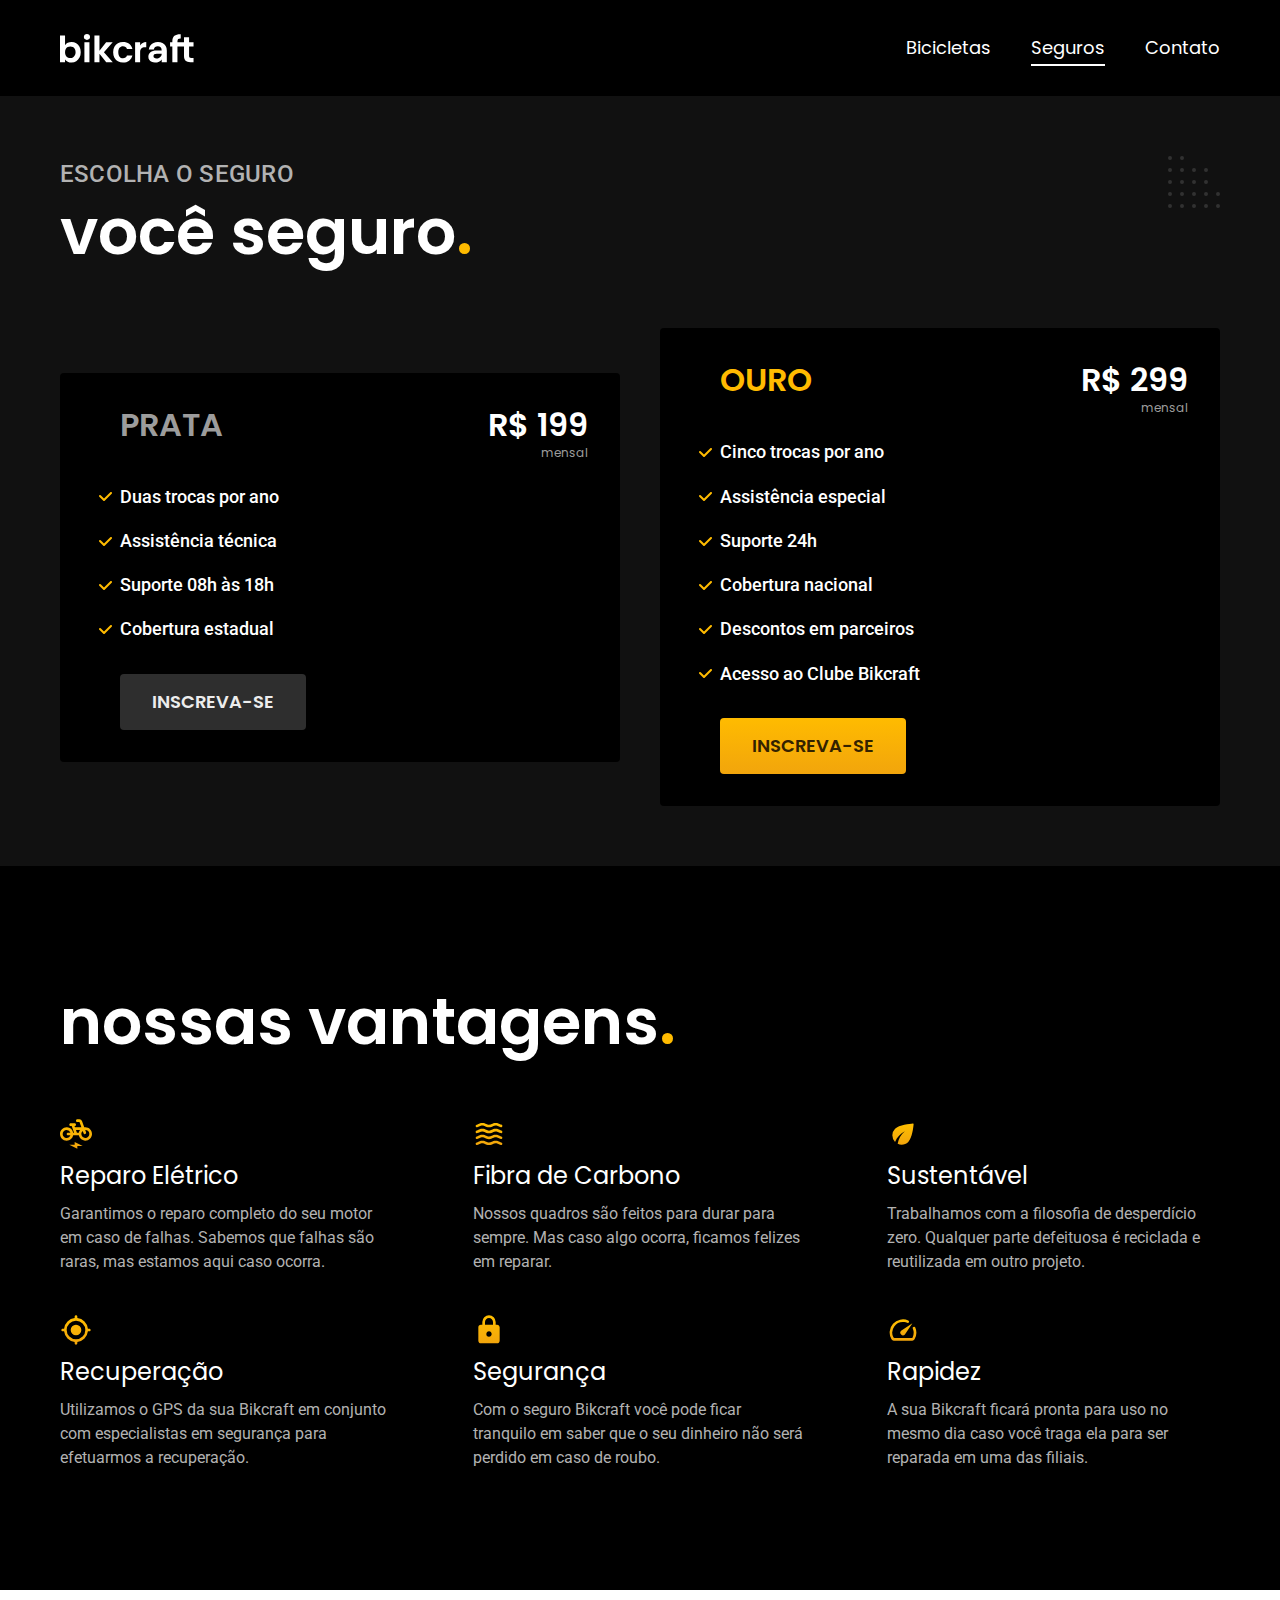
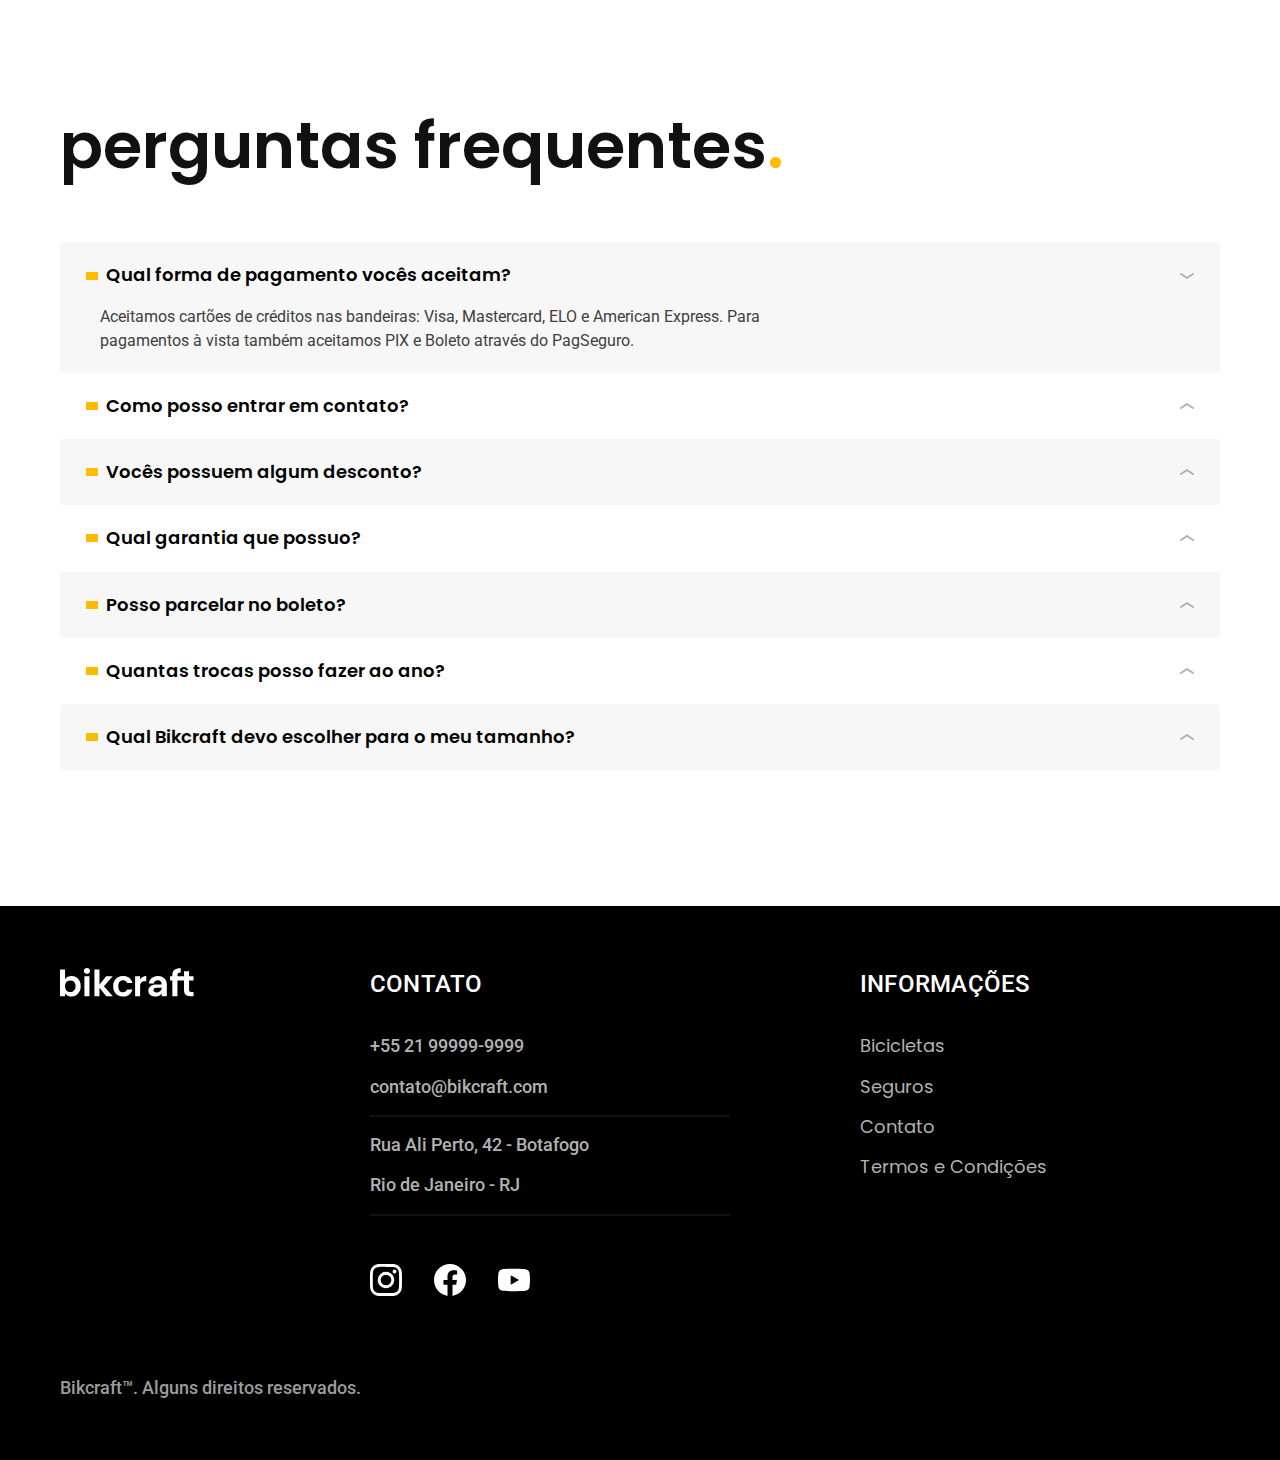
<file: seguros.html>
<!DOCTYPE html>

<html>

<head>
    <meta charset="UTF-8">
    <meta name="viewport" content="width=device-width, initial-scale=1.0">
    <meta name="description" content="Termos e condições.">
    <title>Seguros | Bikcraft</title>

    <link rel="icon" href="./favicon.svg" type="image/svg+xml">
    <link rel="preload" href="./css/style.min.css" as="style">
    <link rel="stylesheet" href="./css/style.min.css">

    <script>document.documentElement.classList.add('js');</script>

    <link rel="preconnect" href="https://fonts.googleapis.com">
    <link rel="preconnect" href="https://fonts.gstatic.com" crossorigin>
    <link href="https://fonts.googleapis.com/css2?family=Poppins:ital,wght@0,100;0,200;0,300;0,400;0,500;0,600;0,700;0,800;0,900;1,100;1,200;1,300;1,400;1,500;1,600;1,700;1,800;1,900&family=Roboto:ital,wght@0,100;0,300;0,400;0,500;0,700;0,900;1,100;1,300;1,400;1,500;1,700;1,900&display=swap" rel="stylesheet">
</head>

<body id="seguros">
    <!--HEADER-->
    <header class="header-bg">
        <div class="header container">
            <a href="./"><img src="./img/bikcraft.svg" width="136" height="32" alt="Bikcraft"></a>
            <nav aria-label="primaria">
                <ul class="header-menu font-1-m cor-0">
                    <li><a href="./bicicletas.html">Bicicletas</a></li>
                    <li><a href="./seguros.html">Seguros</a></li>
                    <li><a href="./contato.html">Contato</a></li>
                </ul>
            </nav>
        </div>
    </header>
    <main class="seguros-bg">
        <!--TITULO-->
        <div class="titulo-bg">
            <div class="titulo container">
                <p class="font-2-l-b cor-5">Escolha o seguro</p>
                <h1 class="font-1-xxl cor-0">você seguro<span class="cor-p1">.</span></h1>
            </div>
        </div>
        <!--SEGUROS-->
        <div class="seguros container">
            <div class="seguros-item fadeInLeft" data-anime="200">
                <h3 class="font-1-xl cor-6">PRATA</h3>
                <span class="font-1-xl cor-0">R$ 199<span class="font-1-xs cor-6">mensal</span></span>
                <ul class="font-2-m cor-0">
                    <li>Duas trocas por ano</li>
                    <li>Assistência técnica</li>
                    <li>Suporte 08h às 18h</li>
                    <li>Cobertura estadual</li>
                </ul>
                <a class="botao secundario" href="./orcamento.html?tipo=seguro&produto=prata">Inscreva-se</a>
            </div>
            <div class="seguros-item fadeInRight" data-anime="400">
                <h3 class="font-1-xl cor-p1">OURO</h3>
                <span class="font-1-xl cor-0">R$ 299<span class="font-1-xs cor-6">mensal</span></span>
                <ul class="font-2-m cor-0">
                    <li>Cinco trocas por ano</li>
                    <li>Assistência especial</li>
                    <li>Suporte 24h</li>
                    <li>Cobertura nacional</li>
                    <li>Descontos em parceiros</li>
                    <li>Acesso ao Clube Bikcraft</li>
                </ul>
                <a class="botao" href="./orcamento.html?tipo=seguro&produto=ouro">Inscreva-se</a>
            </div>
        </div>
    </main>
    <!--VANTAGENS-->
    <article class="vantagens-bg">
        <div class="vantagens container">
            <h2 class="font-1-xxl cor-0">nossas vantagens<span class="cor-p1">.</span></h2>
            <ul>
                <li>
                    <img src="./img/icones/eletrica.svg" width="32" height="32" alt="">
                    <h3 class="font-1-l cor-0">Reparo Elétrico</h3>
                    <p class="font-2-s cor-5">Garantimos o reparo completo do seu motor em caso de falhas. Sabemos que falhas são raras, mas estamos aqui caso ocorra.</p>
                </li>
                <li>
                    <img src="./img/icones/carbono.svg" width="32" height="32" alt="">
                    <h3 class="font-1-l cor-0">Fibra de Carbono</h3>
                    <p class="font-2-s cor-5">Nossos quadros são feitos para durar para sempre. Mas caso algo ocorra, ficamos felizes em reparar.</p>
                </li>
                <li>
                    <img src="./img/icones/sustentavel.svg" width="32" height="32" alt="">
                    <h3 class="font-1-l cor-0">Sustentável</h3>
                    <p class="font-2-s cor-5">Trabalhamos com a filosofia de desperdício zero. Qualquer parte defeituosa é reciclada e reutilizada em outro projeto.</p>
                </li>
                <li>
                    <img src="./img/icones/rastreador.svg" width="32" height="32" alt="">
                    <h3 class="font-1-l cor-0">Recuperação</h3>
                    <p class="font-2-s cor-5">Utilizamos o GPS da sua Bikcraft em conjunto com especialistas em segurança para efetuarmos a recuperação.</p>
                </li>
                <li>
                    <img src="./img/icones/seguro.svg" width="32" height="32" alt="">
                    <h3 class="font-1-l cor-0">Segurança</h3>
                    <p class="font-2-s cor-5">Com o seguro Bikcraft você pode ficar tranquilo em saber que o seu dinheiro não será perdido em caso de roubo.</p>
                </li>
                <li>
                    <img src="./img/icones/velocidade.svg" width="32" height="32" alt="">
                    <h3 class="font-1-l cor-0">Rapidez</h3>
                    <p class="font-2-s cor-5">A sua Bikcraft ficará pronta para uso no mesmo dia caso você traga ela para ser reparada em uma das filiais.</p>
                </li>
            </ul>
        </div>
    </article>
    <!--PERGUNTAS FREQUENTES-->
    <article class="perguntas container">
        <h2 class="font-1-xxl">perguntas frequentes<span class="cor-p1">.</span></h2>
        <dl>
            <div>
                <dt><button class="font-1-m-b" aria-controls="pergunta1" aria-expanded="true">Qual forma de pagamento vocês aceitam?</button></dt>
                <dd id="pergunta1" class="font-2-s cor-9 ativa">Aceitamos cartões de créditos nas bandeiras: Visa, Mastercard, ELO e American Express. Para pagamentos à vista também aceitamos PIX e Boleto através do PagSeguro.</dd>
            </div>
            <div>
                <dt><button class="font-1-m-b" aria-controls="pergunta2" aria-expanded="false">Como posso entrar em contato?</button></dt>
                <dd id="pergunta2" class="font-2-s cor-9">Aceitamos cartões de créditos nas bandeiras: Visa, Mastercard, ELO e American Express. Para pagamentos à vista também aceitamos PIX e Boleto através do PagSeguro.</dd>
            </div>
            <div>
                <dt><button class="font-1-m-b" aria-controls="pergunta3" aria-expanded="false">Vocês possuem algum desconto?</button></dt>
                <dd id="pergunta3" class="font-2-s cor-9">Aceitamos cartões de créditos nas bandeiras: Visa, Mastercard, ELO e American Express. Para pagamentos à vista também aceitamos PIX e Boleto através do PagSeguro.</dd>
            </div>
            <div>
                <dt><button class="font-1-m-b" aria-controls="pergunta4" aria-expanded="false">Qual garantia que possuo?</button></dt>
                <dd id="pergunta4" class="font-2-s cor-9">Aceitamos cartões de créditos nas bandeiras: Visa, Mastercard, ELO e American Express. Para pagamentos à vista também aceitamos PIX e Boleto através do PagSeguro.</dd>
            </div>
            <div>
                <dt><button class="font-1-m-b" aria-controls="pergunta5" aria-expanded="false">Posso parcelar no boleto?</button></dt>
                <dd id="pergunta5" class="font-2-s cor-9">Aceitamos cartões de créditos nas bandeiras: Visa, Mastercard, ELO e American Express. Para pagamentos à vista também aceitamos PIX e Boleto através do PagSeguro.</dd>
            </div>
            <div>
                <dt><button class="font-1-m-b" aria-controls="pergunta6" aria-expanded="false">Quantas trocas posso fazer ao ano?</button></dt>
                <dd id="pergunta6" class="font-2-s cor-9">Aceitamos cartões de créditos nas bandeiras: Visa, Mastercard, ELO e American Express. Para pagamentos à vista também aceitamos PIX e Boleto através do PagSeguro.</dd>
            </div>
            <div>
                <dt><button class="font-1-m-b" aria-controls="pergunta7" aria-expanded="false">Qual Bikcraft devo escolher para o meu tamanho?</button></dt>
                <dd id="pergunta7" class="font-2-s cor-9">Aceitamos cartões de créditos nas bandeiras: Visa, Mastercard, ELO e American Express. Para pagamentos à vista também aceitamos PIX e Boleto através do PagSeguro.</dd>
            </div>
        </dl>
    </article>
    <!--FOOTER-->
    <footer class="footer-bg">
        <div class="footer container">
            <img src="./img/bikcraft.svg" width="136" height="32" alt="Bikcraft">
            <div class="footer-contato">
                <h3 class="font-2-l-b cor-0">Contato</h3>
                <ul class="font-2-m cor-5">
                    <li><a href="tel:+5521999999999">+55 21 99999-9999</a></li>
                    <li><a href="mailto:contato@bikcraft.com">contato@bikcraft.com</a></li>
                    <li>Rua Ali Perto, 42 - Botafogo</li>
                    <li>Rio de Janeiro - RJ</li>
                </ul>
                <div class="footer-redes">
                    <a href=""><img src="./img/redes/instagram.svg" width="32" height="32" alt="Instagram"></a>
                    <a href=""><img src="./img/redes/facebook.svg" width="32" height="32" alt="Facebook"></a>
                    <a href=""><img src="./img/redes/youtube.svg" width="32" height="32" alt="Youtube"></a>
                </div>
            </div>
            <div class="footer-informacoes">
                <h3 class="font-2-l-b cor-0">Informações</h3>
                <nav>
                    <ul class="font-1-m cor-5">
                        <li><a href="./bicicletas.hmtl">Bicicletas</a></li>
                        <li><a href="./seguros.html">Seguros</a></li>
                        <li><a href="./contato.html">Contato</a></li>
                        <li><a href="./termos.html">Termos e Condições</a></li>
                    </ul>
                </nav>
            </div>
            <p class="footer-copy font-2-m cor-6">Bikcraft™. Alguns direitos reservados.</p>
        </div>
    </footer>

    <script src="./js/plugins/simple-anime.js"></script>
    <script src="./js/script.js"></script>
</body>

</html>
</file>
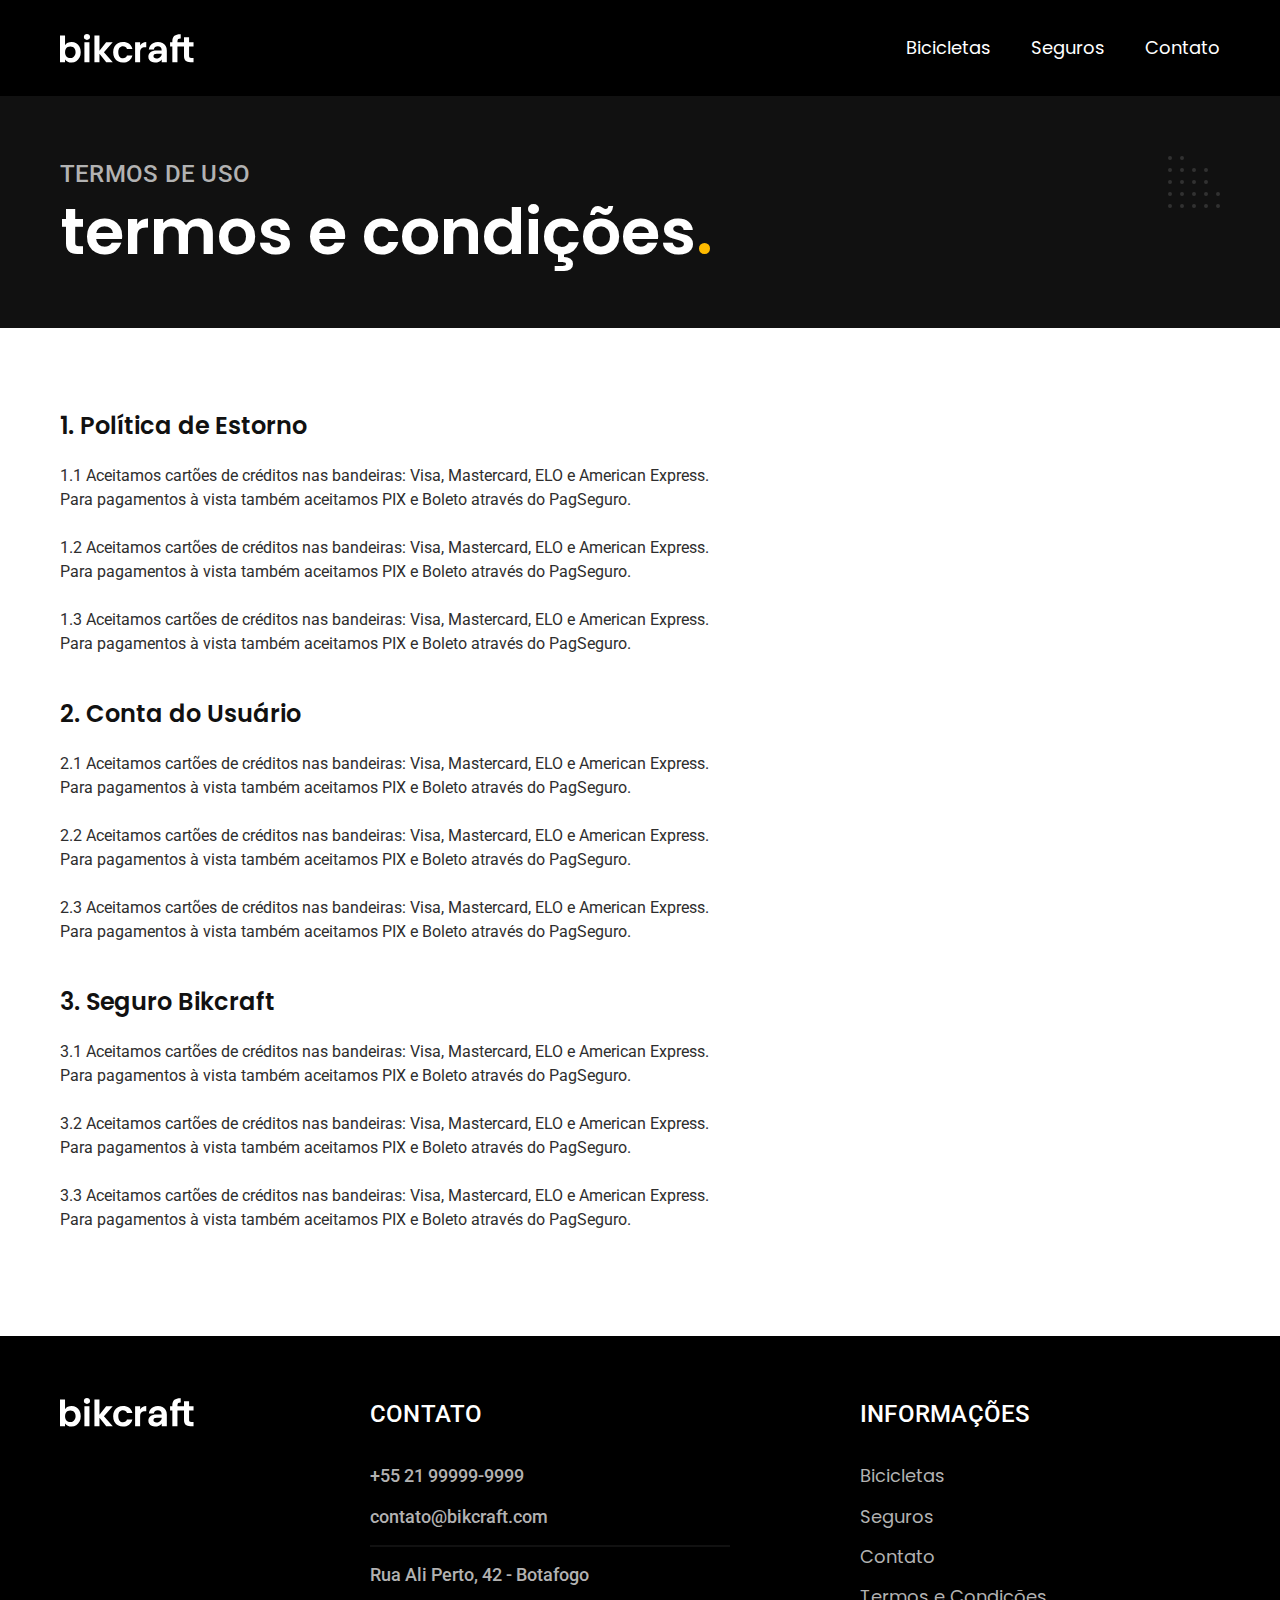
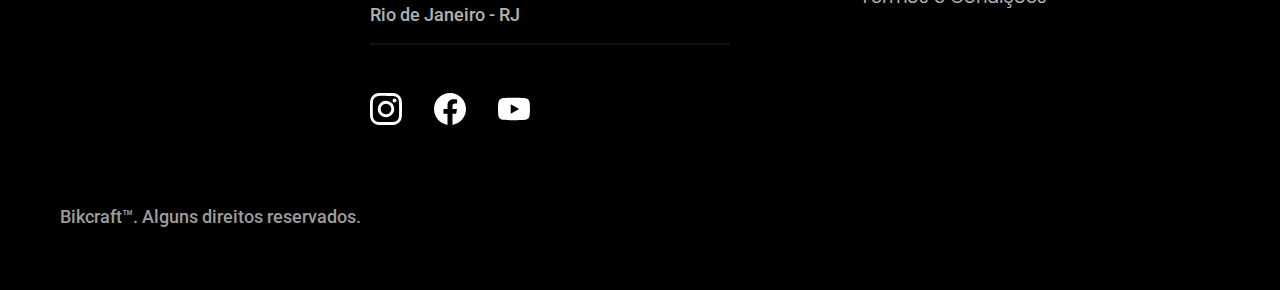
<file: termos.html>
<!DOCTYPE html>

<html>

<head>
    <meta charset="UTF-8">
    <meta name="viewport" content="width=device-width, initial-scale=1.0">
    <meta name="description" content="Termos e condições.">
    <title>Termos e Condições | Bikcraft</title>

    <link rel="icon" href="./favicon.svg" type="image/svg+xml">
    <link rel="preload" href="./css/style.min.css" as="style">
    <link rel="stylesheet" href="./css/style.min.css">

    <script>document.documentElement.classList.add('js');</script>

    <link rel="preconnect" href="https://fonts.googleapis.com">
    <link rel="preconnect" href="https://fonts.gstatic.com" crossorigin>
    <link href="https://fonts.googleapis.com/css2?family=Poppins:ital,wght@0,100;0,200;0,300;0,400;0,500;0,600;0,700;0,800;0,900;1,100;1,200;1,300;1,400;1,500;1,600;1,700;1,800;1,900&family=Roboto:ital,wght@0,100;0,300;0,400;0,500;0,700;0,900;1,100;1,300;1,400;1,500;1,700;1,900&display=swap" rel="stylesheet">
</head>

<body id="termos">
    <!--HEADER-->
    <header class="header-bg">
        <div class="header container">
            <a href="./"><img src="./img/bikcraft.svg" width="136" height="32" alt="Bikcraft"></a>
            <nav aria-label="primaria">
                <ul class="header-menu font-1-m cor-0">
                    <li><a href="./bicicletas.html">Bicicletas</a></li>
                    <li><a href="./seguros.html">Seguros</a></li>
                    <li><a href="./contato.html">Contato</a></li>
                </ul>
            </nav>
        </div>
    </header>
    <main>
        <!--TITULO-->
        <div class="titulo-bg">
            <div class="titulo container">
                <p class="font-2-l-b cor-5">Termos de Uso</p>
                <h1 class="font-1-xxl cor-0">termos e condições<span class="cor-p1">.</span></h1>
            </div>
        </div>
        <!--TERMOS-->
        <div class="termos container font-2-s cor-10">
            <h2 class="font-1-l cor-11">1. Política de Estorno</h2>
            <p>1.1 Aceitamos cartões de créditos nas bandeiras: Visa, Mastercard, ELO e American Express. Para pagamentos à vista também aceitamos PIX e Boleto através do PagSeguro.</p>
            <p>1.2 Aceitamos cartões de créditos nas bandeiras: Visa, Mastercard, ELO e American Express. Para pagamentos à vista também aceitamos PIX e Boleto através do PagSeguro.</p>
            <p>1.3 Aceitamos cartões de créditos nas bandeiras: Visa, Mastercard, ELO e American Express. Para pagamentos à vista também aceitamos PIX e Boleto através do PagSeguro.</p>

            <h2 class="font-1-l cor-11">2. Conta do Usuário</h2>
            <p>2.1 Aceitamos cartões de créditos nas bandeiras: Visa, Mastercard, ELO e American Express. Para pagamentos à vista também aceitamos PIX e Boleto através do PagSeguro.</p>
            <p>2.2 Aceitamos cartões de créditos nas bandeiras: Visa, Mastercard, ELO e American Express. Para pagamentos à vista também aceitamos PIX e Boleto através do PagSeguro.</p>
            <p>2.3 Aceitamos cartões de créditos nas bandeiras: Visa, Mastercard, ELO e American Express. Para pagamentos à vista também aceitamos PIX e Boleto através do PagSeguro.</p>

            <h2 class="font-1-l cor-11">3. Seguro Bikcraft</h2>
            <p>3.1 Aceitamos cartões de créditos nas bandeiras: Visa, Mastercard, ELO e American Express. Para pagamentos à vista também aceitamos PIX e Boleto através do PagSeguro.</p>
            <p>3.2 Aceitamos cartões de créditos nas bandeiras: Visa, Mastercard, ELO e American Express. Para pagamentos à vista também aceitamos PIX e Boleto através do PagSeguro.</p>
            <p>3.3 Aceitamos cartões de créditos nas bandeiras: Visa, Mastercard, ELO e American Express. Para pagamentos à vista também aceitamos PIX e Boleto através do PagSeguro.</p>
        </div>
    </main>
    <!--FOOTER-->
    <footer class="footer-bg">
        <div class="footer container">
            <img src="./img/bikcraft.svg" width="136" height="32" alt="Bikcraft">
            <div class="footer-contato">
                <h3 class="font-2-l-b cor-0">Contato</h3>
                <ul class="font-2-m cor-5">
                    <li><a href="tel:+5521999999999">+55 21 99999-9999</a></li>
                    <li><a href="mailto:contato@bikcraft.com">contato@bikcraft.com</a></li>
                    <li>Rua Ali Perto, 42 - Botafogo</li>
                    <li>Rio de Janeiro - RJ</li>
                </ul>
                <div class="footer-redes">
                    <a href=""><img src="./img/redes/instagram.svg" width="32" height="32" alt="Instagram"></a>
                    <a href=""><img src="./img/redes/facebook.svg" width="32" height="32" alt="Facebook"></a>
                    <a href=""><img src="./img/redes/youtube.svg" width="32" height="32" alt="Youtube"></a>
                </div>
            </div>
            <div class="footer-informacoes">
                <h3 class="font-2-l-b cor-0">Informações</h3>
                <nav>
                    <ul class="font-1-m cor-5">
                        <li><a href="./bicicletas.hmtl">Bicicletas</a></li>
                        <li><a href="./seguros.html">Seguros</a></li>
                        <li><a href="./contato.html">Contato</a></li>
                        <li><a href="./termos.html">Termos e Condições</a></li>
                    </ul>
                </nav>
            </div>
            <p class="footer-copy font-2-m cor-6">Bikcraft™. Alguns direitos reservados.</p>
        </div>
    </footer>

    <script src="./js/script.js"></script>
</body>

</html>
</file>
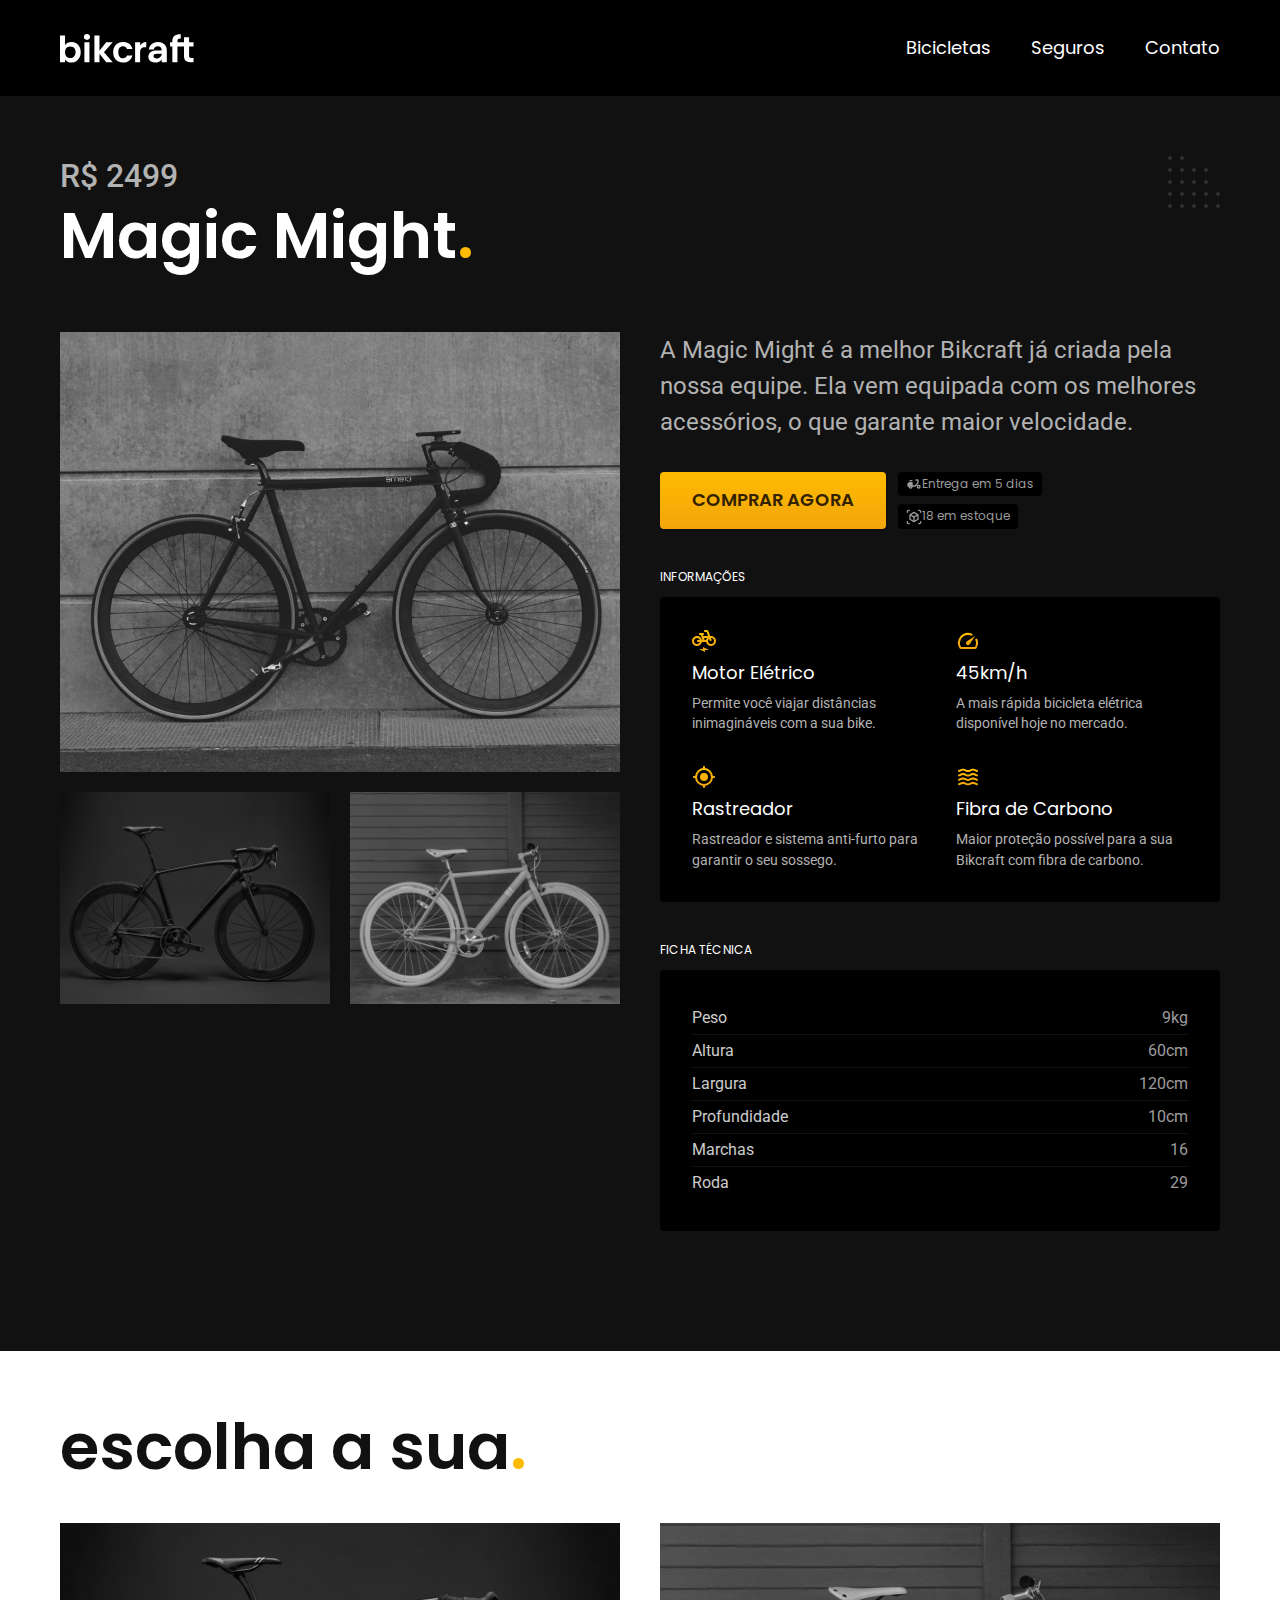
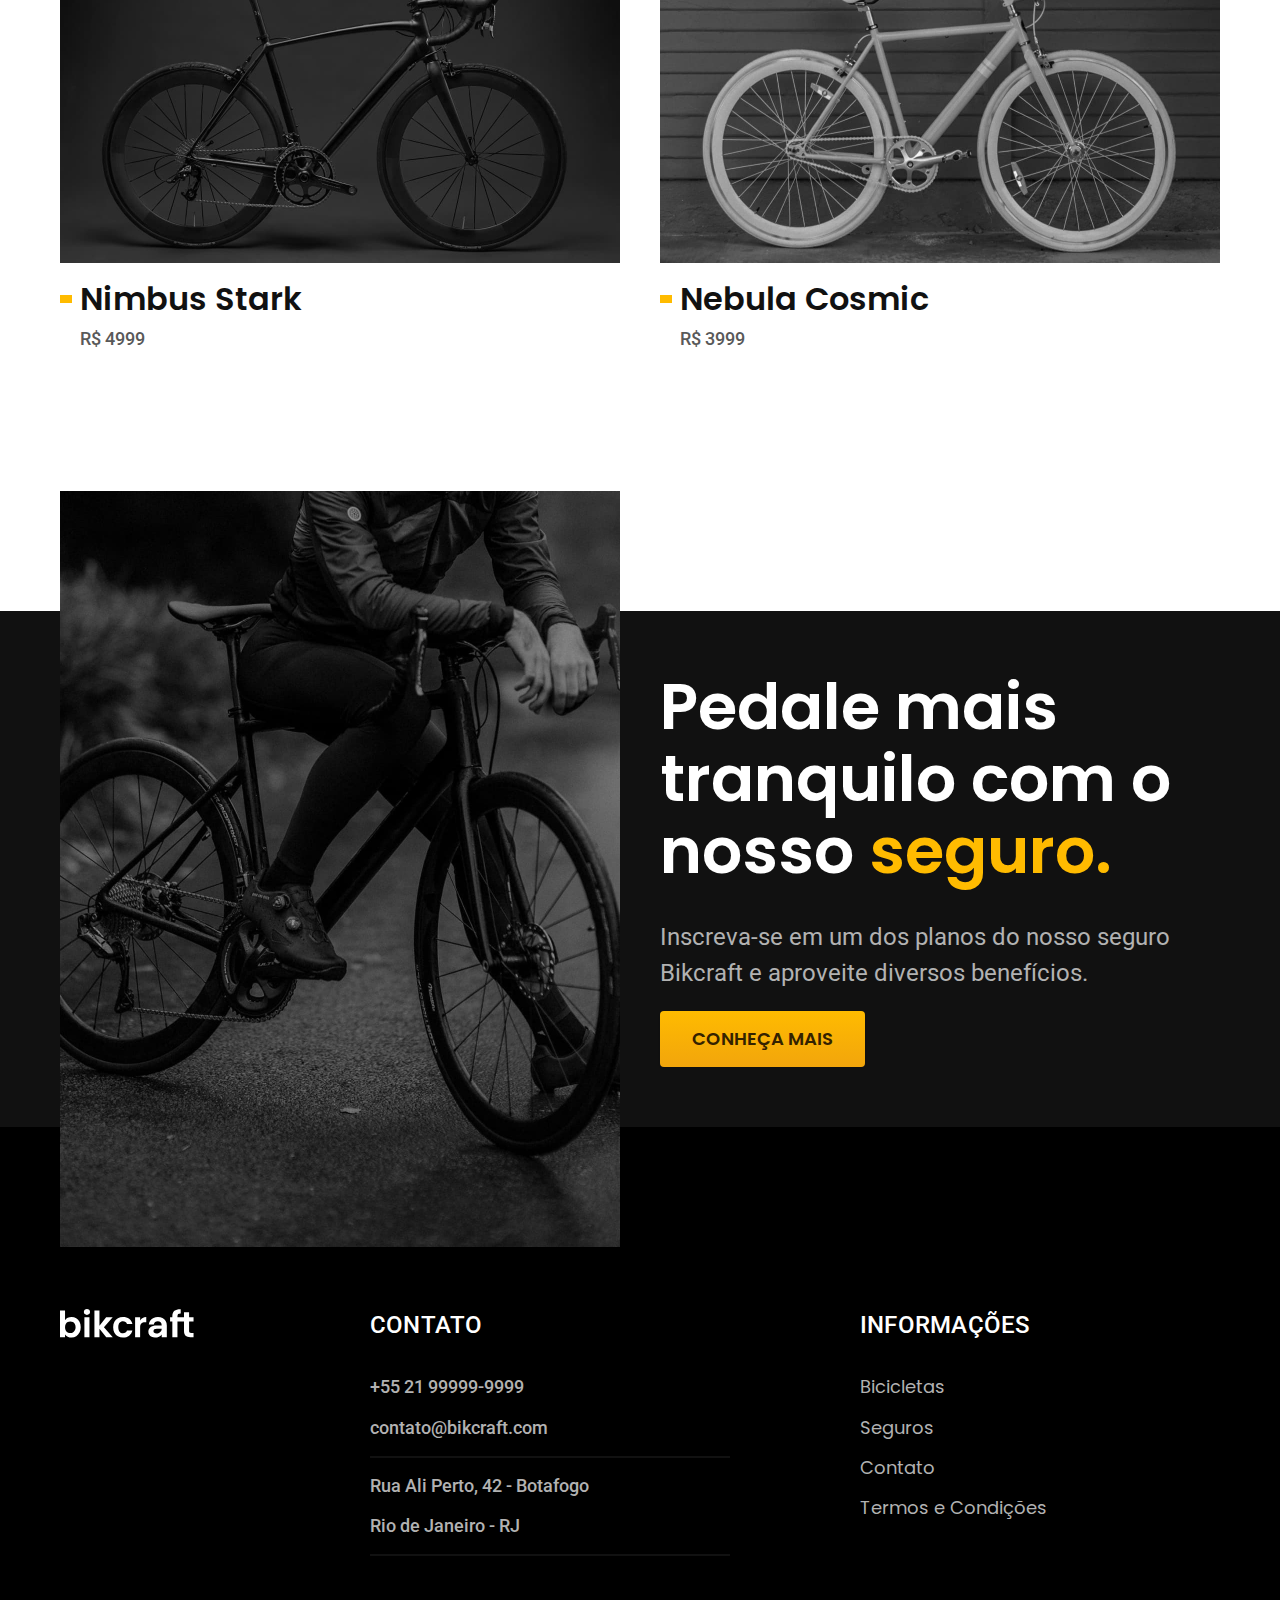
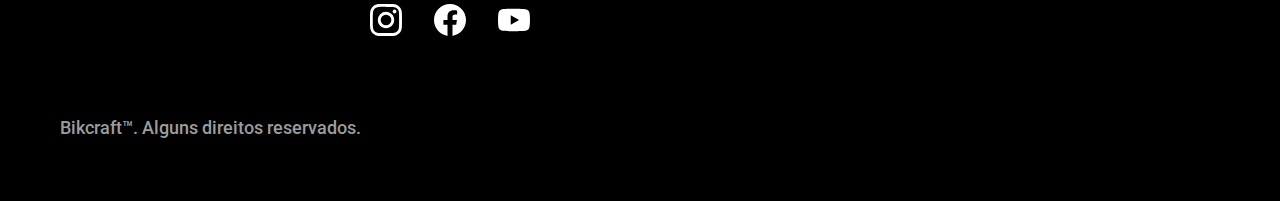
<file: bicicletas/magic.html>
<!DOCTYPE html>

<html>

<head>
    <meta charset="UTF-8">
    <meta name="viewport" content="width=device-width, initial-scale=1.0">
    <meta name="description" content="Magic">
    <title>Magic | Bikcraft</title>

    <link rel="icon" href="../favicon.svg" type="image/svg+xml">
    <link rel="preload" href="../css/style.min.css" as="style">
    <link rel="stylesheet" href="../css/style.min.css">

    <script>document.documentElement.classList.add('js');</script>

    <link rel="preconnect" href="https://fonts.googleapis.com">
    <link rel="preconnect" href="https://fonts.gstatic.com" crossorigin>
    <link href="https://fonts.googleapis.com/css2?family=Poppins:ital,wght@0,100;0,200;0,300;0,400;0,500;0,600;0,700;0,800;0,900;1,100;1,200;1,300;1,400;1,500;1,600;1,700;1,800;1,900&family=Roboto:ital,wght@0,100;0,300;0,400;0,500;0,700;0,900;1,100;1,300;1,400;1,500;1,700;1,900&display=swap" rel="stylesheet">
</head>

<body id="bicicleta">
    <!--HEADER-->
    <header class="header-bg">
        <div class="header container">
            <a href="../"><img src="../img/bikcraft.svg" width="136" height="32" alt="Bikcraft"></a>
            <nav aria-label="primaria">
                <ul class="header-menu font-1-m cor-0">
                    <li><a href="../bicicletas.html">Bicicletas</a></li>
                    <li><a href="../seguros.html">Seguros</a></li>
                    <li><a href="../contato.html">Contato</a></li>
                </ul>
            </nav>
        </div>
    </header>
    <main class="titulo-bg">
        <!--TITULO-->
        <div>
            <div class="titulo container">
                <p class="font-2-xl cor-5">R$ 2499</p>
                <h1 class="font-1-xxl cor-0">Magic Might<span class="cor-p1">.</span></h1>
            </div>
        </div>
        <!--BICICLETA MAGIC-->
        <div class="bicicleta container">
            <div class="bicicleta-imagens">
                <img src="../img/bicicleta/nimbus2.jpg" width="1120" height="880" alt="Bicicleta 1">
                <img src="../img/bicicleta/nimbus1.jpg" width="1120" height="880" alt="Bicicleta 2">
                <img src="../img/bicicleta/nimbus3.jpg" width="1120" height="880" alt="Bicicleta 3">
            </div>
            <div class="bicicleta-conteudo">
                <p class="font-2-l cor-5">A Magic Might é a melhor Bikcraft já criada pela nossa equipe. Ela vem equipada com os melhores acessórios, o que garante maior velocidade.</p>
                <div class="bicicleta-comprar">
                    <a class="botao" href="../orcamento.html?tipo=bikcraft&produto=magic"> Comprar Agora</a>
                    <span class="font-1-xs cor-6"><img src="../img/icones/entrega.svg" width="16" height="16" alt="">Entrega em 5 dias</span>
                    <span class="font-1-xs cor-6"><img src="../img/icones/estoque.svg" width="16" height="16" alt="">18 em estoque</span>
                </div>
                <!--INFORMAÇÕES-->
                <h2 class="font-1-xs cor-0">Informações</h2>
                <ul class="bicicleta-informacoes">
                    <li>
                        <img src="../img/icones/eletrica.svg" width="32" height="32" alt="">
                        <h3 class="font-1-m cor-0">Motor Elétrico</h3>
                        <p class="font-2-xs cor-5">Permite você viajar distâncias inimagináveis com a sua bike.</p>
                    </li>
                    <li>
                        <img src="../img/icones/velocidade.svg" width="32" height="32" alt="">
                        <h3 class="font-1-m cor-0">45km/h</h3>
                        <p class="font-2-xs cor-5">A mais rápida bicicleta elétrica disponível hoje no mercado.</p>
                    </li>
                    <li>
                        <img src="../img/icones/rastreador.svg" width="32" height="32" alt="">
                        <h3 class="font-1-m cor-0">Rastreador</h3>
                        <p class="font-2-xs cor-5">Rastreador e sistema anti-furto para garantir o seu sossego.</p>
                    </li>
                    <li>
                        <img src="../img/icones/carbono.svg" width="32" height="32" alt="">
                        <h3 class="font-1-m cor-0">Fibra de Carbono</h3>
                        <p class="font-2-xs cor-5">Maior proteção possível para a sua Bikcraft com fibra de carbono.</p>
                    </li>
                </ul>
                <!--FICHA TÉCNICA-->
                <h2 class="font-1-xs cor-0">Ficha Técnica</h2>
                <ul class="bicicleta-ficha font-2-s cor-4">
                    <li>Peso<span>9kg</span></li>
                    <li>Altura<span>60cm</span></li>
                    <li>Largura<span>120cm</span></li>
                    <li>Profundidade<span>10cm</span></li>
                    <li>Marchas<span>16</span></li>
                    <li>Roda<span>29</span></li>
                </ul>
            </div>
        </div>
    </main>
    <!--OUTRAS BICICLETAS-->
    <article class="bicicletas-lista container">
        <h2 class="font-1-xxl">escolha a sua<span class="cor-p1">.</span></h2>
        <ul>
            <li>
                <a href="./nimbus.html">
                    <img src="../img/bicicletas/nimbus.jpg" width="1120" height="680" alt="Bicicleta preta">
                    <h3 class="font-1-xl">Nimbus Stark</h3>
                    <span class="font-2-m cor-8">R$ 4999</span>
                </a>
            </li>
            <li>
                <a href="./nebula.html">
                    <img src="../img/bicicletas/nebula.jpg" width="1120" height="680" alt="Bicicleta branca">
                    <h3 class="font-1-xl">Nebula Cosmic</h3>
                    <span class="font-2-m cor-8">R$ 3999</span>
                </a>
            </li>
        </ul>
    </article>
    <!--SEGURO-->
    <article class="seguro-bg">
        <div class="seguro container">
            <div class="seguro-imagem">
                <img src="../img/fotos/seguros.jpg" width="1360" height="1512" alt="Pessoa em cima de uma bicicleta">
            </div>
            <div class="seguro-conteudo">
                <h2 class="font-1-xxl cor-0">Pedale mais tranquilo com o nosso <span class="cor-p1">seguro.</span></h2>
                <p class="font-2-l cor-5">Inscreva-se em um dos planos do nosso seguro Bikcraft e aproveite diversos benefícios.</p>
                <a class="botao" href="../seguros.html">Conheça Mais</a>
            </div>
        </div>
    </article>
    <!--FOOTER-->
    <footer class="footer-bg">
        <div class="footer container">
            <img src="../img/bikcraft.svg" width="136" height="32" alt="Bikcraft">
            <div class="footer-contato">
                <h3 class="font-2-l-b cor-0">Contato</h3>
                <ul class="font-2-m cor-5">
                    <li><a href="tel:+5521999999999">+55 21 99999-9999</a></li>
                    <li><a href="mailto:contato@bikcraft.com">contato@bikcraft.com</a></li>
                    <li>Rua Ali Perto, 42 - Botafogo</li>
                    <li>Rio de Janeiro - RJ</li>
                </ul>
                <div class="footer-redes">
                    <a href=""><img src="../img/redes/instagram.svg" width="32" height="32" alt="Instagram"></a>
                    <a href=""><img src="../img/redes/facebook.svg" width="32" height="32" alt="Facebook"></a>
                    <a href=""><img src="../img/redes/youtube.svg" width="32" height="32" alt="Youtube"></a>
                </div>
            </div>
            <div class="footer-informacoes">
                <h3 class="font-2-l-b cor-0">Informações</h3>
                <nav>
                    <ul class="font-1-m cor-5">
                        <li><a href="../bicicletas.hmtl">Bicicletas</a></li>
                        <li><a href="../seguros.html">Seguros</a></li>
                        <li><a href="../contato.html">Contato</a></li>
                        <li><a href="../termos.html">Termos e Condições</a></li>
                    </ul>
                </nav>
            </div>
            <p class="footer-copy font-2-m cor-6">Bikcraft™. Alguns direitos reservados.</p>
        </div>
    </footer>

    <script src="../js/script.js"></script>
</body>

</html>
</file>
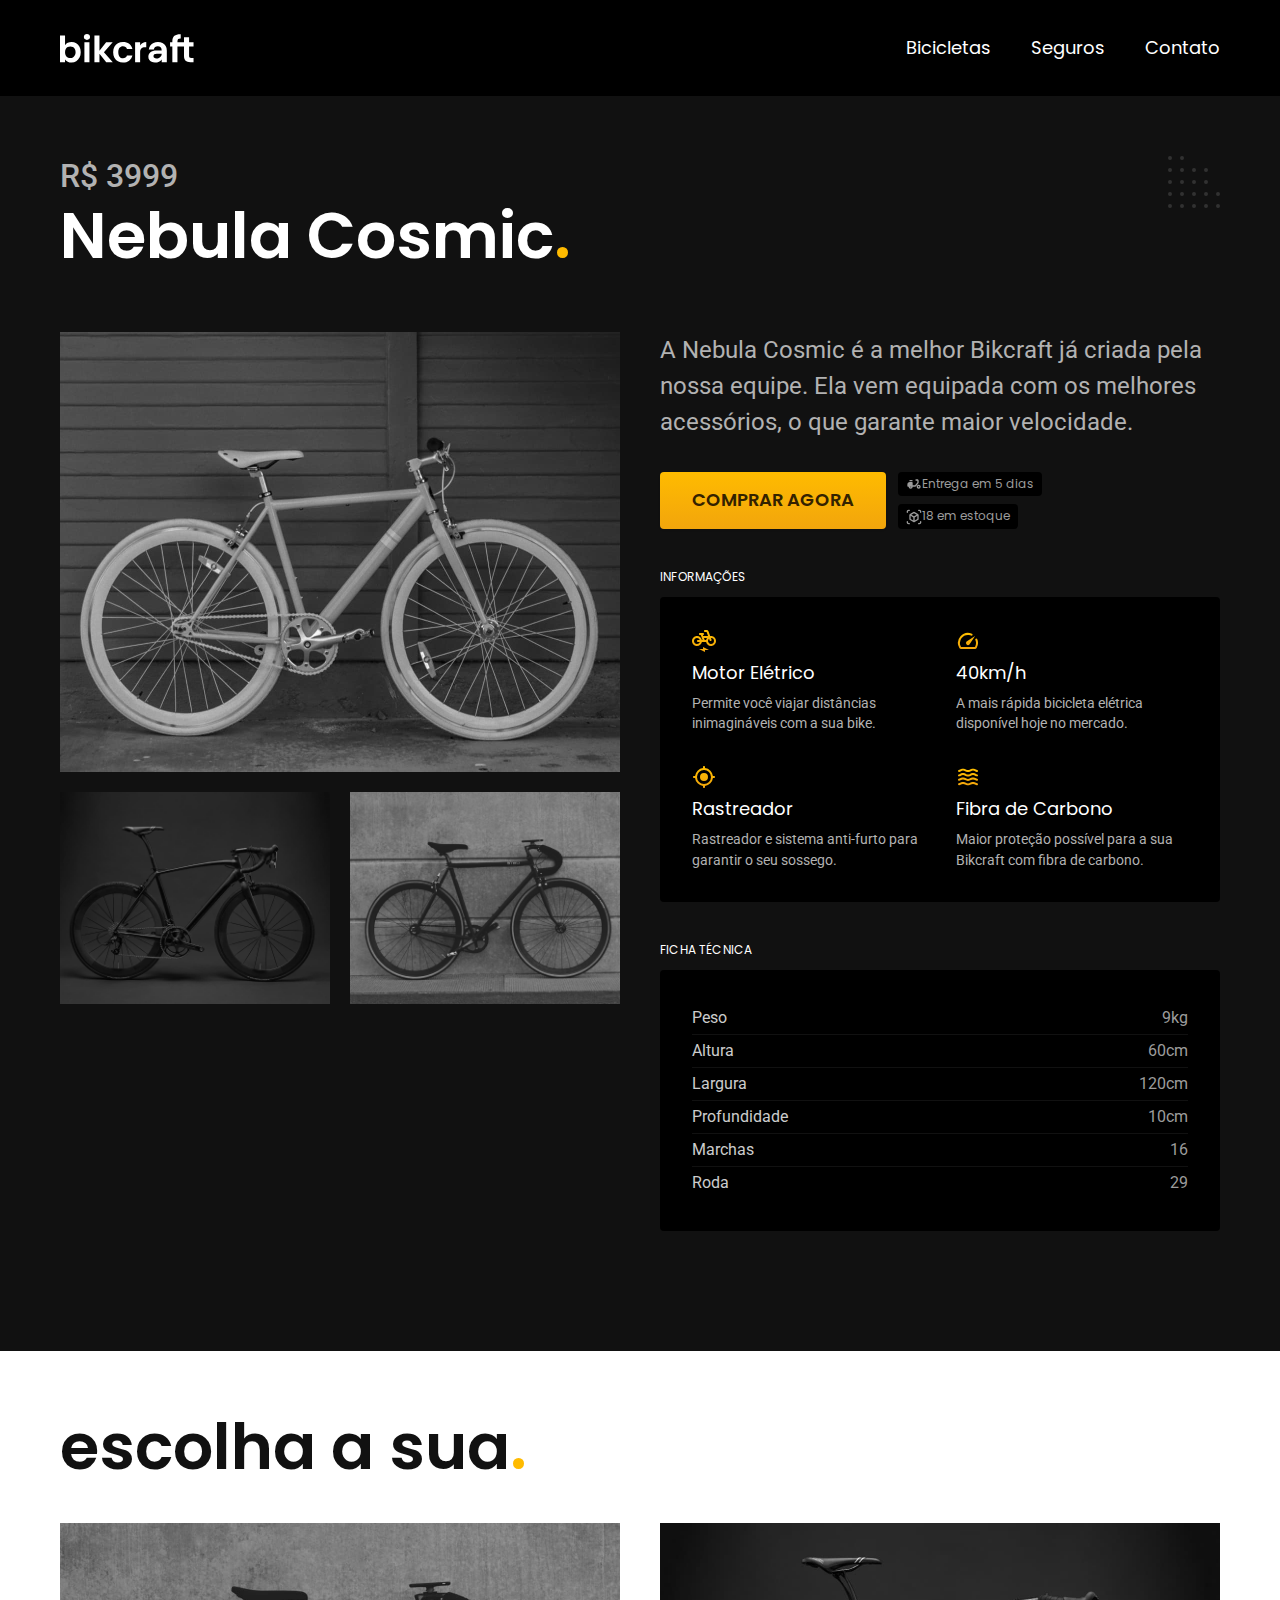
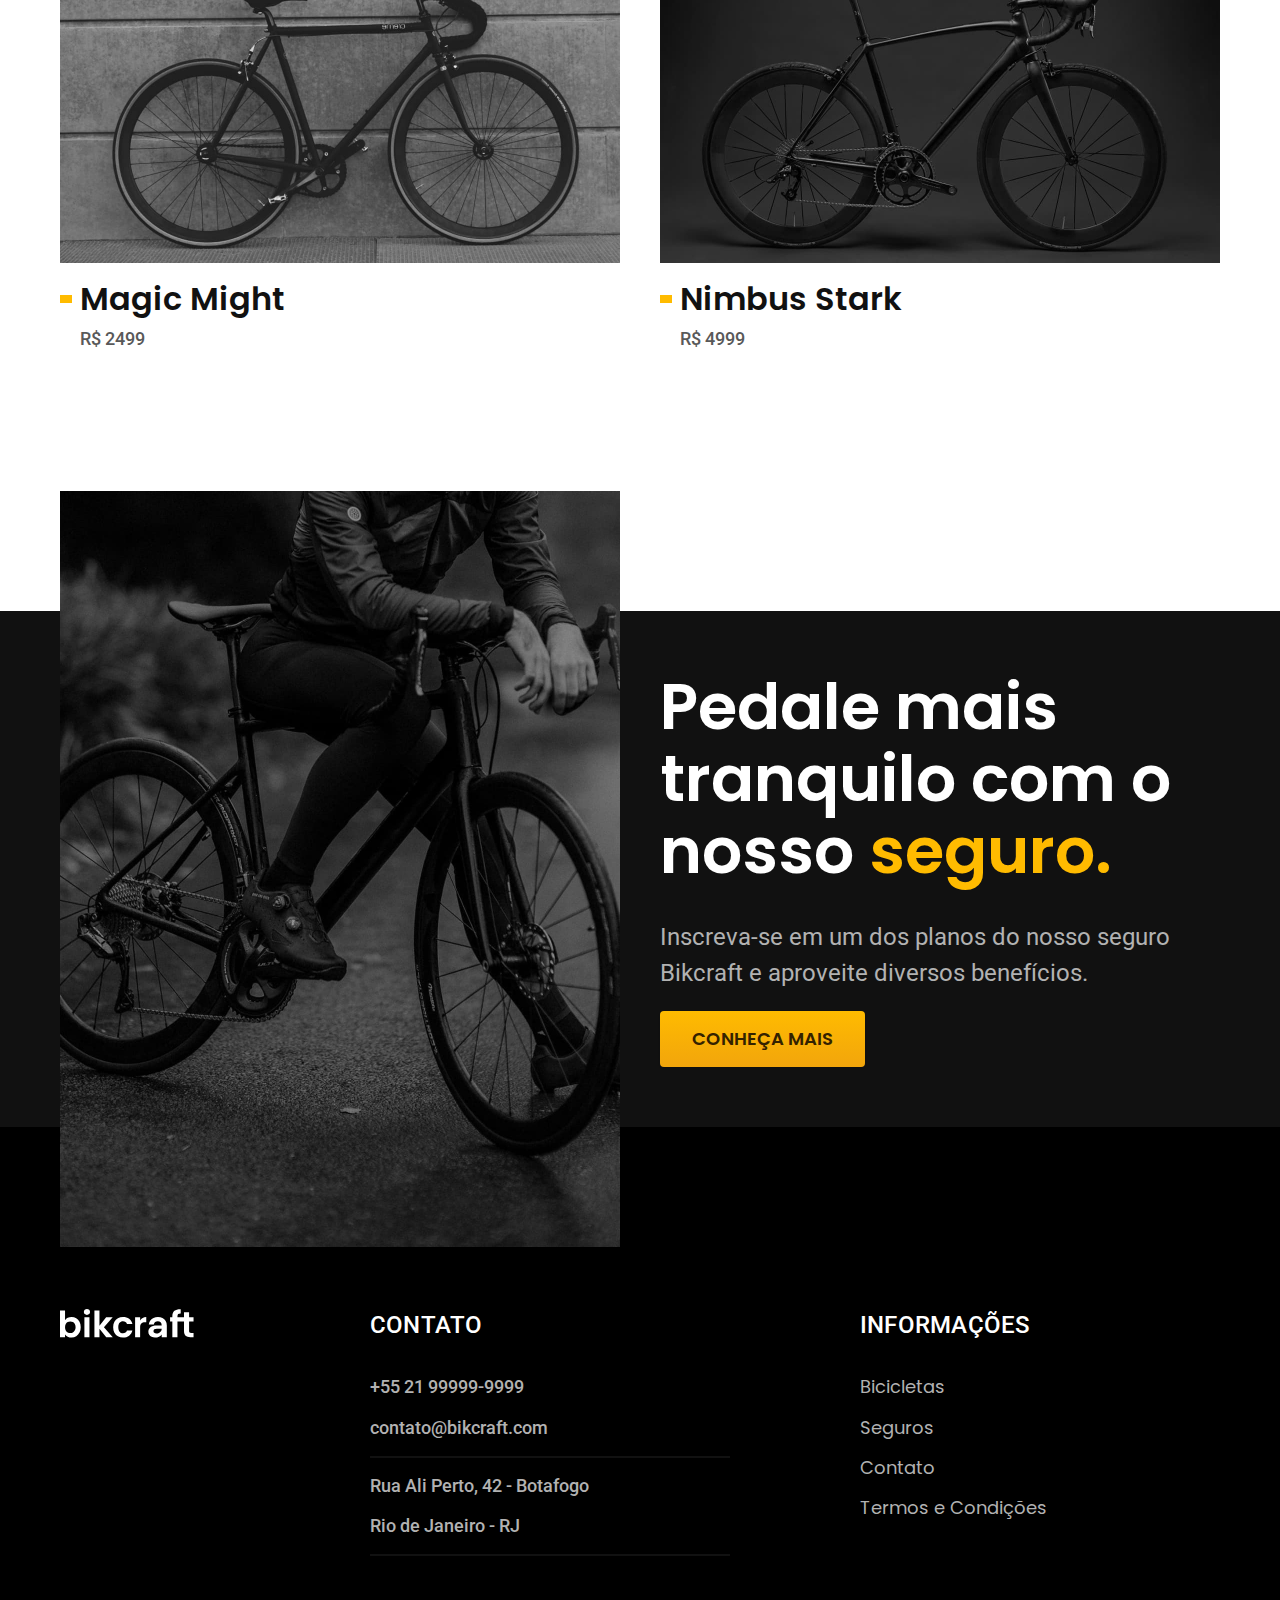
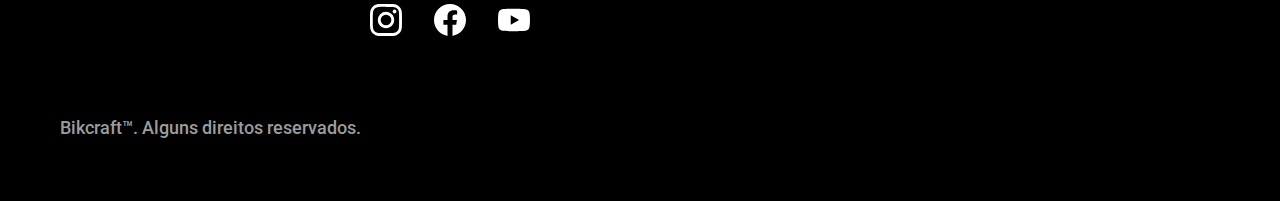
<file: bicicletas/nebula.html>
<!DOCTYPE html>

<html>

<head>
    <meta charset="UTF-8">
    <meta name="viewport" content="width=device-width, initial-scale=1.0">
    <meta name="description" content="Nebula">
    <title>Nebula | Bikcraft</title>

    <link rel="icon" href="../favicon.svg" type="image/svg+xml">
    <link rel="preload" href="../css/style.min.css" as="style">
    <link rel="stylesheet" href="../css/style.min.css">

    <script>document.documentElement.classList.add('js');</script>

    <link rel="preconnect" href="https://fonts.googleapis.com">
    <link rel="preconnect" href="https://fonts.gstatic.com" crossorigin>
    <link href="https://fonts.googleapis.com/css2?family=Poppins:ital,wght@0,100;0,200;0,300;0,400;0,500;0,600;0,700;0,800;0,900;1,100;1,200;1,300;1,400;1,500;1,600;1,700;1,800;1,900&family=Roboto:ital,wght@0,100;0,300;0,400;0,500;0,700;0,900;1,100;1,300;1,400;1,500;1,700;1,900&display=swap" rel="stylesheet">
</head>

<body id="bicicleta">
    <!--HEADER-->
    <header class="header-bg">
        <div class="header container">
            <a href="../"><img src="../img/bikcraft.svg" width="136" height="32" alt="Bikcraft"></a>
            <nav aria-label="primaria">
                <ul class="header-menu font-1-m cor-0">
                    <li><a href="../bicicletas.html">Bicicletas</a></li>
                    <li><a href="../seguros.html">Seguros</a></li>
                    <li><a href="../contato.html">Contato</a></li>
                </ul>
            </nav>
        </div>
    </header>
    <main class="titulo-bg">
        <!--TITULO-->
        <div>
            <div class="titulo container">
                <p class="font-2-xl cor-5">R$ 3999</p>
                <h1 class="font-1-xxl cor-0">Nebula Cosmic<span class="cor-p1">.</span></h1>
            </div>
        </div>
        <!--BICICLETA NEBULA-->
        <div class="bicicleta container">
            <div class="bicicleta-imagens">
                <img src="../img/bicicleta/nimbus3.jpg" width="1120" height="880" alt="Bicicleta 1">
                <img src="../img/bicicleta/nimbus1.jpg" width="1120" height="880" alt="Bicicleta 2">
                <img src="../img/bicicleta/nimbus2.jpg" width="1120" height="880" alt="Bicicleta 3">
            </div>
            <div class="bicicleta-conteudo">
                <p class="font-2-l cor-5">A Nebula Cosmic é a melhor Bikcraft já criada pela nossa equipe. Ela vem equipada com os melhores acessórios, o que garante maior velocidade.</p>
                <div class="bicicleta-comprar">
                    <a class="botao" href="../orcamento.html?tipo=bikcraft&produto=nebula"> Comprar Agora</a>
                    <span class="font-1-xs cor-6"><img src="../img/icones/entrega.svg" width="16" height="16" alt="">Entrega em 5 dias</span>
                    <span class="font-1-xs cor-6"><img src="../img/icones/estoque.svg" width="16" height="16" alt="">18 em estoque</span>
                </div>
                <!--INFORMAÇÕES-->
                <h2 class="font-1-xs cor-0">Informações</h2>
                <ul class="bicicleta-informacoes">
                    <li>
                        <img src="../img/icones/eletrica.svg" width="32" height="32" alt="">
                        <h3 class="font-1-m cor-0">Motor Elétrico</h3>
                        <p class="font-2-xs cor-5">Permite você viajar distâncias inimagináveis com a sua bike.</p>
                    </li>
                    <li>
                        <img src="../img/icones/velocidade.svg" width="32" height="32" alt="">
                        <h3 class="font-1-m cor-0">40km/h</h3>
                        <p class="font-2-xs cor-5">A mais rápida bicicleta elétrica disponível hoje no mercado.</p>
                    </li>
                    <li>
                        <img src="../img/icones/rastreador.svg" width="32" height="32" alt="">
                        <h3 class="font-1-m cor-0">Rastreador</h3>
                        <p class="font-2-xs cor-5">Rastreador e sistema anti-furto para garantir o seu sossego.</p>
                    </li>
                    <li>
                        <img src="../img/icones/carbono.svg" width="32" height="32" alt="">
                        <h3 class="font-1-m cor-0">Fibra de Carbono</h3>
                        <p class="font-2-xs cor-5">Maior proteção possível para a sua Bikcraft com fibra de carbono.</p>
                    </li>
                </ul>
                <!--FICHA TÉCNICA-->
                <h2 class="font-1-xs cor-0">Ficha Técnica</h2>
                <ul class="bicicleta-ficha font-2-s cor-4">
                    <li>Peso<span>9kg</span></li>
                    <li>Altura<span>60cm</span></li>
                    <li>Largura<span>120cm</span></li>
                    <li>Profundidade<span>10cm</span></li>
                    <li>Marchas<span>16</span></li>
                    <li>Roda<span>29</span></li>
                </ul>
            </div>
        </div>
    </main>
    <!--OUTRAS BICICLETAS-->
    <article class="bicicletas-lista container">
        <h2 class="font-1-xxl">escolha a sua<span class="cor-p1">.</span></h2>
        <ul>
            <li>
                <a href="./magic.html">
                    <img src="../img/bicicletas/magic.jpg" width="1120" height="680" alt="Bicicleta preta">
                    <h3 class="font-1-xl">Magic Might</h3>
                    <span class="font-2-m cor-8">R$ 2499</span>
                </a>
            </li>
            <li>
                <a href="./nimbus.html">
                    <img src="../img/bicicletas/nimbus.jpg" width="1120" height="680" alt="Bicicleta branca">
                    <h3 class="font-1-xl">Nimbus Stark</h3>
                    <span class="font-2-m cor-8">R$ 4999</span>
                </a>
            </li>
        </ul>
    </article>
    <!--SEGURO-->
    <article class="seguro-bg">
        <div class="seguro container">
            <div class="seguro-imagem">
                <img src="../img/fotos/seguros.jpg" width="1360" height="1512" alt="Pessoa em cima de uma bicicleta">
            </div>
            <div class="seguro-conteudo">
                <h2 class="font-1-xxl cor-0">Pedale mais tranquilo com o nosso <span class="cor-p1">seguro.</span></h2>
                <p class="font-2-l cor-5">Inscreva-se em um dos planos do nosso seguro Bikcraft e aproveite diversos benefícios.</p>
                <a class="botao" href="../seguros.html">Conheça Mais</a>
            </div>
        </div>
    </article>
    <!--FOOTER-->
    <footer class="footer-bg">
        <div class="footer container">
            <img src="../img/bikcraft.svg" width="136" height="32" alt="Bikcraft">
            <div class="footer-contato">
                <h3 class="font-2-l-b cor-0">Contato</h3>
                <ul class="font-2-m cor-5">
                    <li><a href="tel:+5521999999999">+55 21 99999-9999</a></li>
                    <li><a href="mailto:contato@bikcraft.com">contato@bikcraft.com</a></li>
                    <li>Rua Ali Perto, 42 - Botafogo</li>
                    <li>Rio de Janeiro - RJ</li>
                </ul>
                <div class="footer-redes">
                    <a href=""><img src="../img/redes/instagram.svg" width="32" height="32" alt="Instagram"></a>
                    <a href=""><img src="../img/redes/facebook.svg" width="32" height="32" alt="Facebook"></a>
                    <a href=""><img src="../img/redes/youtube.svg" width="32" height="32" alt="Youtube"></a>
                </div>
            </div>
            <div class="footer-informacoes">
                <h3 class="font-2-l-b cor-0">Informações</h3>
                <nav>
                    <ul class="font-1-m cor-5">
                        <li><a href="../bicicletas.hmtl">Bicicletas</a></li>
                        <li><a href="../seguros.html">Seguros</a></li>
                        <li><a href="../contato.html">Contato</a></li>
                        <li><a href="../termos.html">Termos e Condições</a></li>
                    </ul>
                </nav>
            </div>
            <p class="footer-copy font-2-m cor-6">Bikcraft™. Alguns direitos reservados.</p>
        </div>
    </footer>

    <script src="../js/script.js"></script>
</body>

</html>
</file>
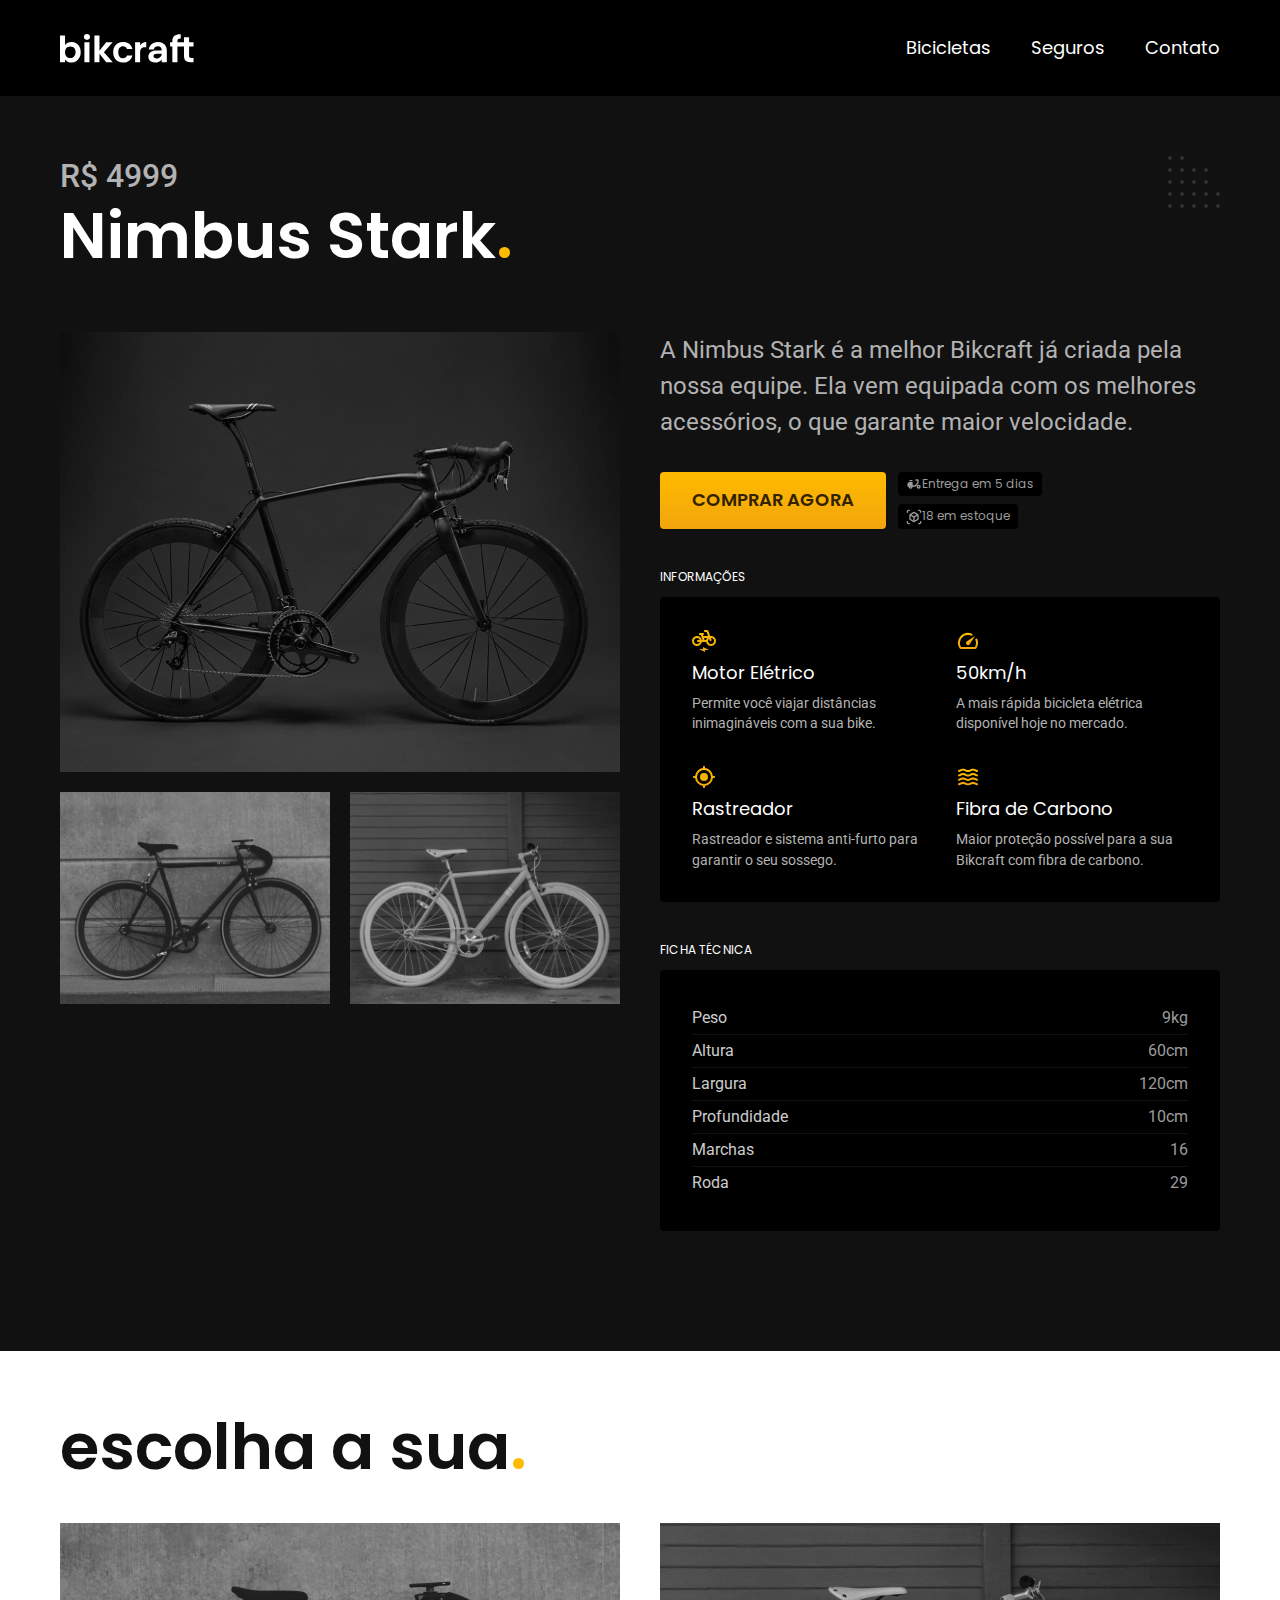
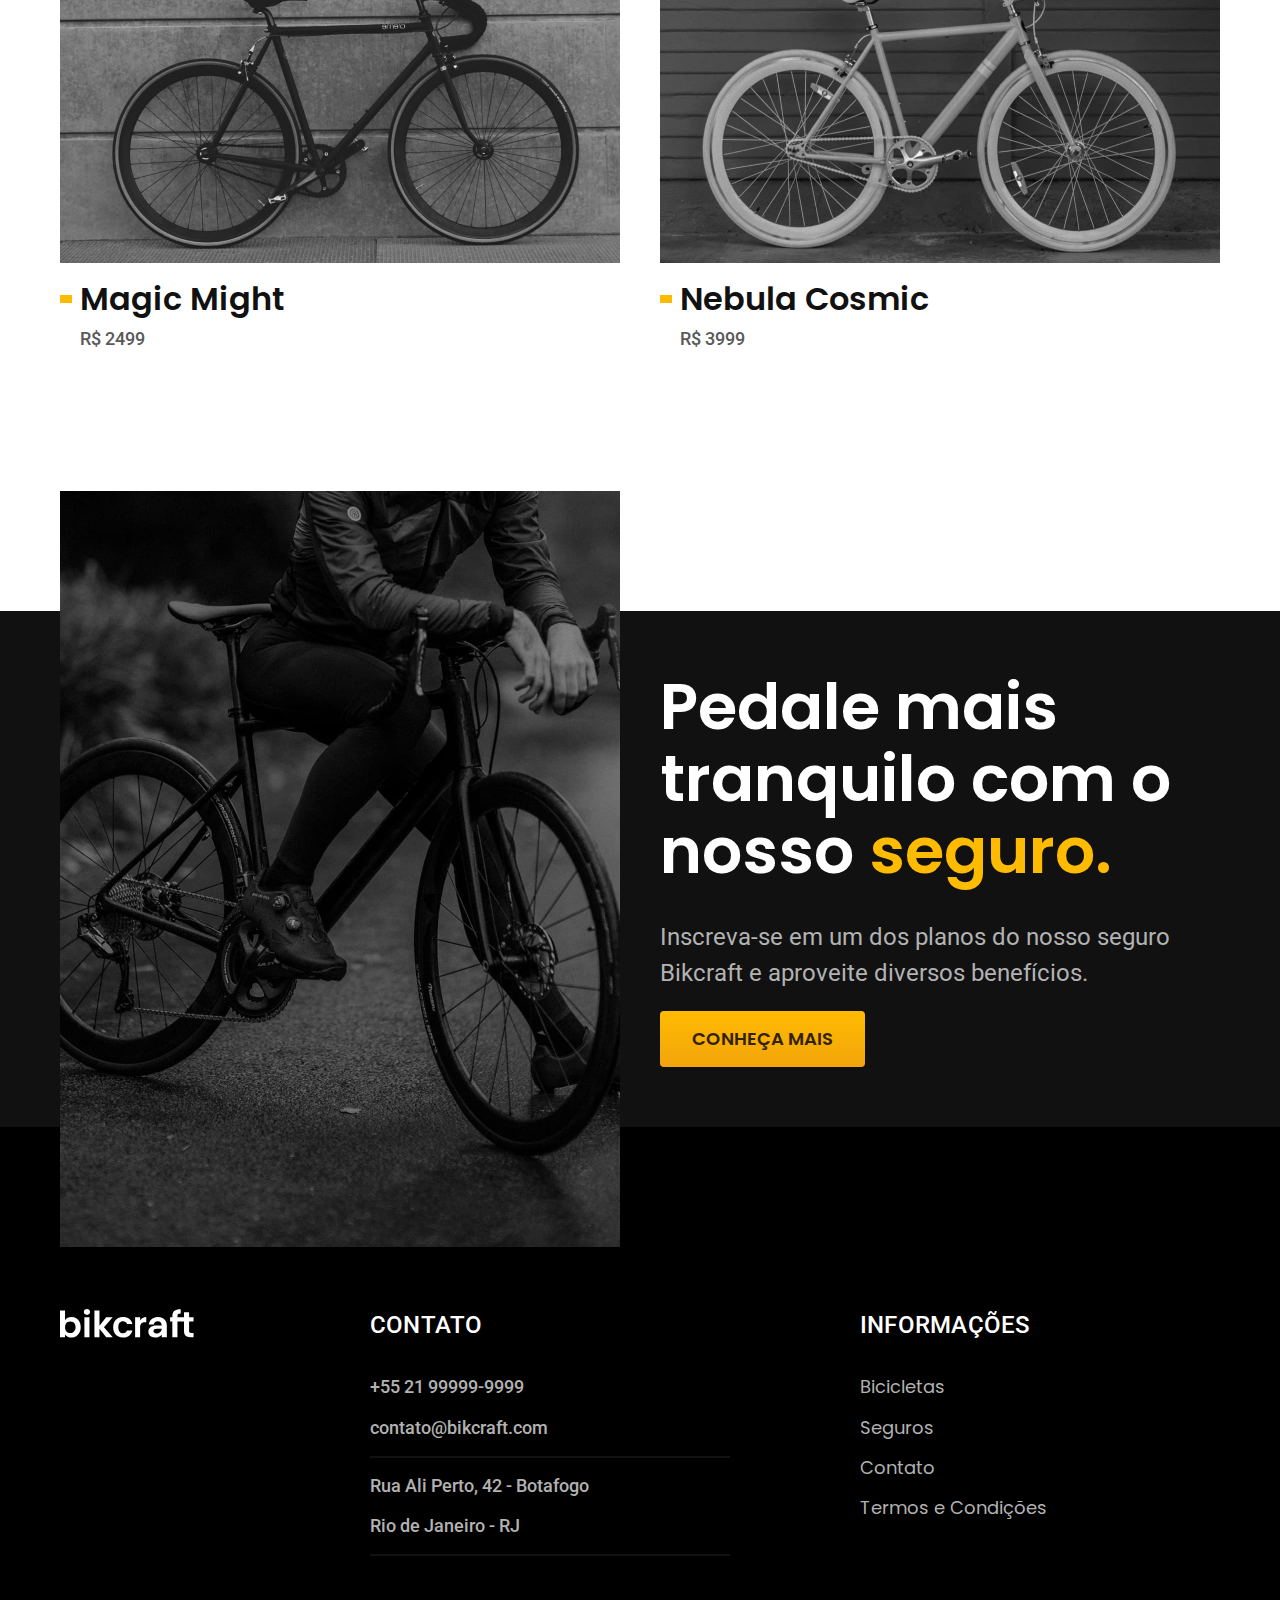
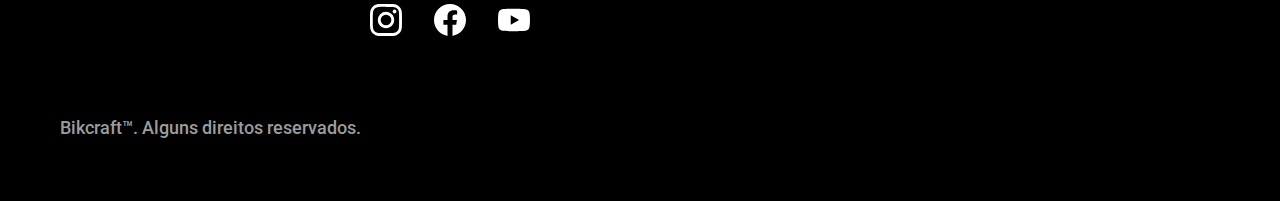
<file: bicicletas/nimbus.html>
<!DOCTYPE html>

<html>

<head>
    <meta charset="UTF-8">
    <meta name="viewport" content="width=device-width, initial-scale=1.0">
    <meta name="description" content="Nimbus">
    <title>Nimbus | Bikcraft</title>

    <link rel="icon" href="../favicon.svg" type="image/svg+xml">
    <link rel="preload" href="../css/style.min.css" as="style">
    <link rel="stylesheet" href="../css/style.min.css">

    <script>document.documentElement.classList.add('js');</script>

    <link rel="preconnect" href="https://fonts.googleapis.com">
    <link rel="preconnect" href="https://fonts.gstatic.com" crossorigin>
    <link href="https://fonts.googleapis.com/css2?family=Poppins:ital,wght@0,100;0,200;0,300;0,400;0,500;0,600;0,700;0,800;0,900;1,100;1,200;1,300;1,400;1,500;1,600;1,700;1,800;1,900&family=Roboto:ital,wght@0,100;0,300;0,400;0,500;0,700;0,900;1,100;1,300;1,400;1,500;1,700;1,900&display=swap" rel="stylesheet">
</head>

<body id="bicicleta">
    <!--HEADER-->
    <header class="header-bg">
        <div class="header container">
            <a href="../"><img src="../img/bikcraft.svg" width="136" height="32" alt="Bikcraft"></a>
            <nav aria-label="primaria">
                <ul class="header-menu font-1-m cor-0">
                    <li><a href="../bicicletas.html">Bicicletas</a></li>
                    <li><a href="../seguros.html">Seguros</a></li>
                    <li><a href="../contato.html">Contato</a></li>
                </ul>
            </nav>
        </div>
    </header>
    <main class="titulo-bg">
        <!--TITULO-->
        <div>
            <div class="titulo container">
                <p class="font-2-xl cor-5">R$ 4999</p>
                <h1 class="font-1-xxl cor-0">Nimbus Stark<span class="cor-p1">.</span></h1>
            </div>
        </div>
        <!--BICICLETA NIMBUS-->
        <div class="bicicleta container">
            <div class="bicicleta-imagens">
                <img src="../img/bicicleta/nimbus1.jpg" width="1120" height="880" alt="Bicicleta 1">
                <img src="../img/bicicleta/nimbus2.jpg" width="1120" height="880" alt="Bicicleta 2">
                <img src="../img/bicicleta/nimbus3.jpg" width="1120" height="880" alt="Bicicleta 3">
            </div>
            <div class="bicicleta-conteudo">
                <p class="font-2-l cor-5">A Nimbus Stark é a melhor Bikcraft já criada pela nossa equipe. Ela vem equipada com os melhores acessórios, o que garante maior velocidade.</p>
                <div class="bicicleta-comprar">
                    <a class="botao" href="../orcamento.html?tipo=bikcraft&produto=nimbus"> Comprar Agora</a>
                    <span class="font-1-xs cor-6"><img src="../img/icones/entrega.svg" width="16" height="16" alt="">Entrega em 5 dias</span>
                    <span class="font-1-xs cor-6"><img src="../img/icones/estoque.svg" width="16" height="16" alt="">18 em estoque</span>
                </div>
                <!--INFORMAÇÕES-->
                <h2 class="font-1-xs cor-0">Informações</h2>
                <ul class="bicicleta-informacoes">
                    <li>
                        <img src="../img/icones/eletrica.svg" width="32" height="32" alt="">
                        <h3 class="font-1-m cor-0">Motor Elétrico</h3>
                        <p class="font-2-xs cor-5">Permite você viajar distâncias inimagináveis com a sua bike.</p>
                    </li>
                    <li>
                        <img src="../img/icones/velocidade.svg" width="32" height="32" alt="">
                        <h3 class="font-1-m cor-0">50km/h</h3>
                        <p class="font-2-xs cor-5">A mais rápida bicicleta elétrica disponível hoje no mercado.</p>
                    </li>
                    <li>
                        <img src="../img/icones/rastreador.svg" width="32" height="32" alt="">
                        <h3 class="font-1-m cor-0">Rastreador</h3>
                        <p class="font-2-xs cor-5">Rastreador e sistema anti-furto para garantir o seu sossego.</p>
                    </li>
                    <li>
                        <img src="../img/icones/carbono.svg" width="32" height="32" alt="">
                        <h3 class="font-1-m cor-0">Fibra de Carbono</h3>
                        <p class="font-2-xs cor-5">Maior proteção possível para a sua Bikcraft com fibra de carbono.</p>
                    </li>
                </ul>
                <!--FICHA TÉCNICA-->
                <h2 class="font-1-xs cor-0">Ficha Técnica</h2>
                <ul class="bicicleta-ficha font-2-s cor-4">
                    <li>Peso<span>9kg</span></li>
                    <li>Altura<span>60cm</span></li>
                    <li>Largura<span>120cm</span></li>
                    <li>Profundidade<span>10cm</span></li>
                    <li>Marchas<span>16</span></li>
                    <li>Roda<span>29</span></li>
                </ul>
            </div>
        </div>
    </main>
    <!--OUTRAS BICICLETAS-->
    <article class="bicicletas-lista container">
        <h2 class="font-1-xxl">escolha a sua<span class="cor-p1">.</span></h2>
        <ul>
            <li>
                <a href="./magic.html">
                    <img src="../img/bicicletas/magic.jpg" width="1120" height="680" alt="Bicicleta preta">
                    <h3 class="font-1-xl">Magic Might</h3>
                    <span class="font-2-m cor-8">R$ 2499</span>
                </a>
            </li>
            <li>
                <a href="./nebula.html">
                    <img src="../img/bicicletas/nebula.jpg" width="1120" height="680" alt="Bicicleta branca">
                    <h3 class="font-1-xl">Nebula Cosmic</h3>
                    <span class="font-2-m cor-8">R$ 3999</span>
                </a>
            </li>
        </ul>
    </article>
    <!--SEGURO-->
    <article class="seguro-bg">
        <div class="seguro container">
            <div class="seguro-imagem">
                <img src="../img/fotos/seguros.jpg" width="1360" height="1512" alt="Pessoa em cima de uma bicicleta">
            </div>
            <div class="seguro-conteudo">
                <h2 class="font-1-xxl cor-0">Pedale mais tranquilo com o nosso <span class="cor-p1">seguro.</span></h2>
                <p class="font-2-l cor-5">Inscreva-se em um dos planos do nosso seguro Bikcraft e aproveite diversos benefícios.</p>
                <a class="botao" href="../seguros.html">Conheça Mais</a>
            </div>
        </div>
    </article>
    <!--FOOTER-->
    <footer class="footer-bg">
        <div class="footer container">
            <img src="../img/bikcraft.svg" width="136" height="32" alt="Bikcraft">
            <div class="footer-contato">
                <h3 class="font-2-l-b cor-0">Contato</h3>
                <ul class="font-2-m cor-5">
                    <li><a href="tel:+5521999999999">+55 21 99999-9999</a></li>
                    <li><a href="mailto:contato@bikcraft.com">contato@bikcraft.com</a></li>
                    <li>Rua Ali Perto, 42 - Botafogo</li>
                    <li>Rio de Janeiro - RJ</li>
                </ul>
                <div class="footer-redes">
                    <a href=""><img src="../img/redes/instagram.svg" width="32" height="32" alt="Instagram"></a>
                    <a href=""><img src="../img/redes/facebook.svg" width="32" height="32" alt="Facebook"></a>
                    <a href=""><img src="../img/redes/youtube.svg" width="32" height="32" alt="Youtube"></a>
                </div>
            </div>
            <div class="footer-informacoes">
                <h3 class="font-2-l-b cor-0">Informações</h3>
                <nav>
                    <ul class="font-1-m cor-5">
                        <li><a href="../bicicletas.hmtl">Bicicletas</a></li>
                        <li><a href="../seguros.html">Seguros</a></li>
                        <li><a href="../contato.html">Contato</a></li>
                        <li><a href="../termos.html">Termos e Condições</a></li>
                    </ul>
                </nav>
            </div>
            <p class="footer-copy font-2-m cor-6">Bikcraft™. Alguns direitos reservados.</p>
        </div>
    </footer>

    <script src="../js/script.js"></script>
</body>

</html>
</file>
<file: css/style.min.css>
body{margin:0;font-family:Arial,Helvetica,sans-serif;color:#111}blockquote,dd,h1,h2,h3,h4,p,ul{margin:0}ul{padding:0;list-style:none}a{text-decoration:none;color:inherit}img{max-width:100%;height:auto;display:block}img [src$=".jpg"]{border-radius:4px}.header-bg{background-color:var(--cor-12)}.header{display:flex;flex-wrap:wrap;gap:20px;justify-content:space-between;align-items:center;padding-top:20px;padding-bottom:20px}.header-menu{display:flex;flex-wrap:wrap;gap:40px}.header-menu a{display:inline-block;padding:16px 0;position:relative}.header-menu a::after{content:"";display:block;height:2px;width:0;background:var(--cor-0);margin-top:4px;transition:.3s;position:absolute}.header-menu a.ativo::after,.header-menu a:hover::after{width:100%}@media (max-width:800px){.header-menu{gap:20px}.header-menu a{background:var(--cor-11);padding:12px 16px;border-radius:4px}.header-menu a:hover{background-color:var(--cor-10)}.header a::after{display:none}}@media (max-width:600px){.header-menu{gap:12px}.header-menu a{padding:8px 12px;font-size:14px}}.footer-bg{background-color:var(--cor-12)}.footer{display:grid;grid-template-columns:3fr 5fr 4fr;gap:40px;padding-top:60px;padding-bottom:60px}.footer h3{padding-bottom:32px}.footer-contato ul{padding-bottom:32px}.footer-contato li:nth-child(2n):after{content:"";display:block;max-width:360px;height:2px;background:var(--cor-11);margin-top:16px}.footer li{margin-bottom:16px}.footer-redes{display:flex;gap:32px}.footer a:hover{color:var(--cor-0)}.footer-copy{grid-column:1/-1;margin-top:40px}@media (max-width:800px){.footer>img{display:none}.footer{grid-template-columns:1fr 1fr}}@media (max-width:600px){.footer{grid-template-columns:1fr;gap:60px}.footer-copy{margin-top:0}}.container{box-sizing:border-box;max-width:1200px;padding-left:20px;padding-right:20px;margin-left:auto;margin-right:auto}.botao{display:inline-block;padding:16px 32px;background:linear-gradient(#fb0 0,#f2a50c 100%);border-radius:4px;box-shadow:0 1px 2px rgba(0,0,0,.1);text-transform:uppercase;color:var(--cor-p5);font:600 1.125rem/1.35 Poppins,sans-serif;max-width:max-content;border:none;cursor:pointer}.botao:hover{background:linear-gradient(#ffb60d 0,#e59317 100%)}.botao.secundario{background:var(--cor-10);color:var(--cor-2)}.botao.secundario:hover{background:var(--cor-9)}.botao.seta{display:flex;align-items:center}.botao.seta::after{content:"";display:inline-block;width:18px;height:10px;margin-left:12px;background:url("../img/icones/seta.svg");transition:transform .2s}.botao.seta:hover:after{transform:translateX(4px)}@media (max-width:600px){.botao{padding:12px 16px;font-size:1rem}}.link{display:inline-block;color:var(--cor-p1);font:500 1.5rem/1.5 Poppins,sans-serif;text-transform:uppercase}.link::after{content:"";display:block;width:100%;height:4px;background-color:currentColor}.link:hover{color:var(--cor-0)}.titulo-bg{padding-top:60px;padding-bottom:60px;background-color:var(--cor-11)}.titulo{background:url("../img/dec/top-right.svg") no-repeat top right 20px}.titulo p{margin-bottom:4px}@media (max-width:800px){.titulo-bg{padding-top:40px;padding-bottom:40px}.titulo p{font-size:1rem;text-transform:lowercase;font-weight:400}}.form{display:grid;grid-template-columns:1fr 1fr;gap:20px}.form label{display:block;font:600 1rem/1.5 Poppins sans-serif;margin-bottom:4px}.form .col-2{grid-column:span 2}.form input[type=email],.form input[type=text],.form textarea{font:400 1rem/1.5 Roboto sans-serif;background:var(--cor-1);border:1px solid var(--cor-2);padding:12px;border-radius:4px;width:100%;box-sizing:border-box}.form input[type=email]:focus,.form input[type=text]:focus,.form textarea:focus{outline:0;border-color:var(--cor-p1);background:var(--cor-0);box-shadow:0 0 0 2px #fea}@media (max-width:600px){.form{grid-template-columns:1fr}.form .col-2{grid-column:1}}:root{--cor-0:#fff;--cor-1:#f7f7f7;--cor-2:#ededed;--cor-3:#dedede;--cor-4:#ccc;--cor-5:#b2b2b2;--cor-6:#9c9c9c;--cor-7:#707070;--cor-8:#595959;--cor-9:#404040;--cor-10:#2e2e2e;--cor-11:#111;--cor-12:#000;--cor-p1:#ffbb00;--cor-p2:#e5a40b;--cor-p3:#a66f00;--cor-p4:#664400;--cor-p5:#332200}.cor-0{color:var(--cor-0)}.cor-1{color:var(--cor-1)}.cor-2{color:var(--cor-2)}.cor-3{color:var(--cor-3)}.cor-4{color:var(--cor-4)}.cor-5{color:var(--cor-5)}.cor-6{color:var(--cor-6)}.cor-7{color:var(--cor-7)}.cor-8{color:var(--cor-8)}.cor-9{color:var(--cor-9)}.cor-10{color:var(--cor-10)}.cor-11{color:var(--cor-11)}.cor-12{color:var(--cor-12)}.cor-p1{color:var(--cor-p1)}.cor-p2{color:var(--cor-p2)}.cor-p3{color:var(--cor-p3)}.cor-p4{color:var(--cor-p4)}.cor-p5{color:var(--cor-p5)}.font-1-xs{font:400 0.75rem/1.35 Poppins,sans-serif}.font-2-xs{font:400 0.875rem/1.43 Roboto,sans-serif}.font-1-s{font:400 1rem/1.5 Poppins,sans-serif}.font-2-s{font:400 1rem/1.5 Roboto,sans-serif}.font-1-m,.font-1-m-b{font:400 1.125rem/1.35 Poppins,sans-serif}.font-1-m-b{font-weight:600}.font-2-m{font:500 1.125rem/1.35 Roboto,sans-serif}.font-1-l{font:400 1.5rem/1.5 Poppins,sans-serif}.font-2-l,.font-2-l-b{font:400 1.5rem/1.5 Roboto,sans-serif}.font-2-l-b{font-weight:500;letter-spacing:.015rem;text-transform:uppercase}.font-1-xl{font:600 2rem/1.25 Poppins,sans-serif}.font-2-xl{font:500 2rem/1.25 Roboto,sans-serif}.font-1-xxl{font:600 4rem/1.125 Poppins,sans-serif}@media (max-width:1200px){.font-1-xxl{font-size:3rem}.font-2-l,.font-2-l-b{font-size:1.125rem}}@media (max-width:800px){.font-1-xxl{font-size:2rem}.font-1-xl,.font-2-xl{font-size:1.5rem}}.js .fadeInDown{transform:translate3d(0,-20px,0)}.js .fadeInUp{transform:translate3d(0,20px,0)}.js .fadeInRight{transform:translate3d(20px,0,0)}.js .fadeInLeft{transform:translate3d(-20px,0,0)}.js [data-anime]{opacity:0}.js .anime{opacity:1;transform:none;transition:transform .8s,opacity .8s}.introducao-bg{background:var(--cor-12) url("../img/dec/bottom-left.svg") no-repeat bottom 160px left 20px;box-shadow:inset 0 -120px var(--cor-0)}.introducao{display:grid;grid-template-columns:1fr 1fr;gap:0 40px}.introducao-conteudo{align-self:end;padding-bottom:200px}.introducao img{width:100%;height:100%;object-fit:cover;border-radius:4px}.introducao h1{margin-bottom:32px}.introducao p{margin-bottom:20px}@media (max-width:800px){.introducao-bg{background:var(--cor-11);padding-top:40px;box-shadow:inset 0 -60px var(--cor-0)}.introducao{grid-template-columns:1fr;gap:32px}.introducao-conteudo{padding-bottom:0}.introducao h1{margin-bottom:16px}.introducao img{height:300px;width:100%}}.tecnologia-bg{background-color:var(--cor-11);box-shadow:inset 0 80px var(--cor-0),inset 0 -80px var(--cor-0)}.tecnologia{display:grid;grid-template-columns:1fr 1fr;gap:40px}.tecnologia-imagem img{width:100%;height:100%;object-fit:cover;object-position:left}.tecnologia-conteudo{padding-top:160px;padding-bottom:160px}.tecnologia-conteudo>span{display:block;margin-bottom:20px}.tecnologia-conteudo h2{margin-bottom:32px}.tecnologia-conteudo>p{margin-bottom:20px}.tecnologia a{margin-bottom:80px}.tecnologia-vantagens{display:flex;gap:40px}.tecnologia-vantagens h3{margin-bottom:8px;width:max-content}.tecnologia-vantagens img{width:24px;margin-bottom:8px}@media (max-width:800px){.tecnologia-bg{box-shadow:initial}.tecnologia{grid-template-columns:1fr}.tecnologia-conteudo{padding-top:60px;padding-bottom:60px}.tecnologia-imagem{display:none}.tecnologia a{margin-bottom:60px}}@media (max-width:600px){.tecnologia-vantagens{flex-direction:column}}.parceiros{padding-top:60px;padding-bottom:120px}.parceiros h2{margin-bottom:60px}.parceiros ul{max-width:1400px;margin:0 auto;padding:0 20px;display:grid;grid-template-columns:repeat(4,1fr)}.parceiros li{display:flex;padding:32px;border-left:2px solid var(--cor-2)}.parceiros img{margin:auto}.parceiros li:first-child,.parceiros li:nth-child(5){border-left:none}.parceiros li:nth-child(n+5){border-top:2px solid var(--cor-2)}@media (max-width:800px){.parceiros{padding-bottom:60px}.parceiros li{padding:20px}.parceiros h2{padding-bottom:20px}.parceiros ul{grid-template-columns:repeat(2,1fr)}.parceiros li:nth-child(n+3){border-top:2px solid var(--cor-2)}.parceiros li:nth-child(odd){border-left:none}}.depoimento{display:grid;grid-template-columns:1fr 1fr;background-color:var(--cor-p1);overflow:hidden}.depoimento img{width:100%;height:100%;object-fit:cover;border-radius:0}.depoimento-conteudo{padding:40px 40px 80px 80px;align-self:end;background:url("../img/dec/bottom-right-p.svg") no-repeat bottom 40px right 40px}.depoimento-conteudo p{max-width:32ch;font-family:Merriweather,serif;font-style:italic;font-weight:900;margin-bottom:32px;position:relative}.depoimento p::after,.depoimento p::before{font-size:5rem;color:var(--cor-p2);position:absolute}.depoimento p::before{content:"“";left:-50px;top:-20px}.depoimento p::after{content:"”"}@media (min-width:1200px){.depoimento img{max-height:520px}}@media (max-width:800px){.depoimento{grid-template-columns:1fr;text-align:center}.depoimento img{max-height:200px}.depoimento-conteudo{padding:40px 20px;justify-self:center}}.bicicletas-lista{padding-top:60px;padding-bottom:120px}.bicicletas-lista h2{padding-bottom:40px}.bicicletas-lista ul{display:flex;gap:40px;padding:0 20px 20px 20px;max-width:1400px;margin-right:auto;margin-left:auto;overflow-x:auto}#bicicleta .bicicletas-lista ul{padding:0 0 20px 0}.bicicletas-lista li{flex:1;min-width:280px}.bicicletas-lista a{display:block}.bicicletas-lista img{margin-bottom:16px}.bicicletas-lista h3{margin-bottom:8px;display:flex;align-items:center}.bicicletas-lista h3::before{content:"";background-color:var(--cor-p1);width:12px;height:8px;margin-right:8px;display:inline-block;transition:width .2s}.bicicletas-lista a:hover h3::before{width:24px}.bicicletas-lista li span{padding-left:20px}@media (max-width:800px){.bicicletas-lista{padding-bottom:60px}.bicicletas-lista ul{gap:20px}}.bicicletas-bg{background:linear-gradient(to right,var(--cor-0) 30%,var(--cor-11) 0)}.bicicletas{display:grid;grid-template-columns:1fr 1fr;gap:40px;padding-top:60px;padding-bottom:60px;background:url("../img/dec/top-right.svg") no-repeat top 40px right 20px}.bicicletas-imagem{display:grid}.bicicletas-imagem img{grid-area:1/1}.bicicletas-imagem span{grid-area:1/1;place-self:start end;margin-top:20px;background:var(--cor-12);display:inline-block;padding:8px 16px 8px 8px;border-radius:4px 0 0 4px}.bicicletas-conteudo{display:grid;grid-template-columns:1fr auto;align-content:start}.bicicletas-conteudo h2,.bicicletas-conteudo p{grid-column:1/-1}.bicicletas-conteudo h2{margin-bottom:20px}.bicicletas-conteudo h2::before{content:"";display:block;width:12px;height:8px;background-color:var(--cor-p1);margin-bottom:8px}.bicicletas p{margin-bottom:32px}.bicicletas a{place-self:end}.bicicletas li{display:flex;align-items:center}.bicicletas ul{display:grid;gap:16px}.bicicletas-conteudo img{width:24px;margin-right:8px}@media (max-width:800px){.bicicletas-bg{background:var(--cor-11)}.bicicletas{grid-template-columns:1fr;gap:20px;padding-top:40px;padding-bottom:40px}}@media (max-width:600px){.bicicletas-conteudo{grid-template-columns:1fr}.bicicletas ul{font-size:1rem;grid-template-columns:1fr 1fr;margin-bottom:32px}.bicicletas a{place-self:start}}.bicicleta{display:grid;grid-template-columns:1fr 1fr;align-items:start;gap:40px;padding-top:60px;padding-bottom:60px}#bicicleta .titulo p{text-transform:uppercase}.bicicleta-imagens{display:flex;flex-wrap:wrap;gap:20px}.bicicleta-imagens img{flex:1;min-width:200px}.bicicleta-imagens img:first-child{min-width:100%}.bicicleta-conteudo>p{margin-bottom:32px}.bicicleta-comprar{display:grid;grid-template-columns:max-content auto;align-items:center;justify-items:start;gap:8px 12px;margin-bottom:40px}.bicicleta-comprar a{grid-row:span 2}.bicicleta-comprar span{display:flex;align-items:center;background-color:var(--cor-12);padding:4px 8px;border-radius:4px}.bicicleta-conteudo h2{text-transform:uppercase;letter-spacing:.015em;margin-bottom:12px}.bicicleta-ficha,.bicicleta-informacoes{padding:32px;background-color:var(--cor-12);border-radius:4px}.bicicleta-informacoes{margin-bottom:40px;display:grid;grid-template-columns:1fr 1fr;gap:32px}.bicicleta-informacoes img{width:24px;margin-bottom:8px}.bicicleta-informacoes h3{margin-bottom:8px}.bicicleta-ficha li{padding:4px 0;display:flex;justify-content:space-between;border-bottom:1px solid var(--cor-11)}.bicicleta-ficha li:last-child{border-bottom:none}.bicicleta-ficha span{color:var(--cor-6)}@media (max-width:800px){.bicicleta{grid-template-columns:1fr;padding-top:40px;padding-bottom:40px}.bicicleta-imagens{grid-row:2}}@media (max-width:400px){.bicicleta-informacoes{grid-template-columns:1fr}.bicicleta-comprar{grid-template-columns:1fr}}.seguro-bg{background-color:var(--cor-11);box-shadow:inset 0 120px var(--cor-0),inset 0 -120px var(--cor-12)}.seguro{display:grid;grid-template-columns:1fr 1fr;gap:40px}.seguro-imagem img{width:100%;height:100%;object-fit:cover}.seguro-conteudo{padding-top:180px;padding-bottom:180px}.seguro h2{margin-bottom:32px}.seguro p{margin-bottom:20px}@media (max-width:800px){.seguro-bg{box-shadow:inset 0 -60px var(--cor-12)}.seguro{grid-template-columns:1fr}.seguro-conteudo{grid-row:1;padding-top:40px;padding-bottom:0}}.seguros-bg{background:var(--cor-11)}.seguros{padding-top:60px;padding-bottom:60px;display:grid;grid-template-columns:1fr 1fr;gap:40px;align-items:center}#seguros .seguros{padding-top:0}.seguros h2{grid-column:1/-1}.seguros-item{background-color:var(--cor-12);padding:32px 32px 32px 60px;display:grid;grid-template-columns:1fr auto;border-radius:4px}.seguros-item h3{margin-bottom:40px}.seguros-item span{grid-column:2;display:block;text-align:right}.seguros-item ul{grid-column:1/-1;margin-bottom:32px}.seguros-item li{display:flex;align-items:center;position:relative}.seguros-item li+li{margin-top:20px}.seguros-item li::before{content:"";display:inline-block;width:13px;height:9px;background-image:url("../img/icones/lista.svg");position:absolute;left:-21px}.seguros-item a{grid-column:1/-1}@media (max-width:800px){.seguros{grid-template-columns:1fr}}.vantagens-bg{background-color:var(--cor-12)}.vantagens{padding-top:120px;padding-bottom:120px}.vantagens h2{margin-bottom:60px}.vantagens ul{display:grid;grid-template-columns:repeat(auto-fit,minmax(280px,max-content));gap:40px 80px}.vantagens h3,.vantagens img{margin-bottom:8px}@media (max-width:800px){.vantagens{padding-top:60px;padding-bottom:60px}.vantagens h2{margin-bottom:40px}.vantagens ul{gap:20px}}.perguntas{padding-top:120px;padding-bottom:120px}.perguntas h2{margin-bottom:60px}.perguntas dl>div{padding:20px;border-radius:4px}.perguntas dl>div:nth-child(odd){background-color:var(--cor-1)}.perguntas button{display:grid;grid-template-columns:auto 1fr auto;align-items:center;gap:8px;cursor:pointer;border:none;background:0 0;width:100%;text-align:left}.perguntas button::before{content:"";display:inline-block;width:12px;height:8px;background-color:var(--cor-p1)}.perguntas button::after{content:"";display:inline-block;width:14px;height:6px;background:url("../img/icones/seta-abrir.svg");transition:.3s}.perguntas button:hover::after,.perguntas button[aria-expanded=true]::after{transform:rotate(180deg)}.js .perguntas dd{display:none}.js .perguntas dd.ativa{display:block}.perguntas dd{padding-left:20px;padding-top:16px;max-width:80ch}@media (max-width:800px){.perguntas{padding-top:60px;padding-bottom:60px}.perguntas h2{margin-bottom:40px}}#contato{background:linear-gradient(var(--cor-11) 600px,var(--cor-1) 0)}.contato{display:grid;grid-template-columns:5fr 7fr}.contato-dados,.contato-formulario{padding:60px;box-shadow:0 1px 2px rgba(0,0,0,.1)}.contato-dados{border-radius:5px 0 0 5px;background:var(--cor-12) url("../img/dec/bottom-left.svg") no-repeat bottom 20px left 20px}.contato-formulario{border-radius:0 5px 5px 0;background:var(--cor-0) url("../img/dec/bottom-right.svg") no-repeat bottom 20px right 20px}.contato-dados h2{margin-bottom:60px}.contato-endereco{margin-bottom:32px;padding-left:28px;background:url("../img/icones/local.svg") no-repeat 0 2px}.contato-endereco p{margin-bottom:8px}.contato-meios a{display:block;max-width:max-content;margin-bottom:8px;padding-left:28px}.contato-meios a:hover{color:var(--cor-0)}.contato-meios a:first-child{background:url("../img/icones/email.svg") no-repeat 0 2px}.contato-meios a:nth-child(2){margin-bottom:32px}.contato-meios a:nth-child(3){background:url("../img/icones/telefone.svg") no-repeat 0 2px;margin-bottom:60px}.contato-redes{display:flex;gap:32px;padding-left:28px}@media (max-width:800px){.contato{grid-template-columns:1fr}.contato-dados,.contato-formulario{padding:20px}.contato-dados{border-radius:5px 5px 0 0;background:var(--cor-12)}.contato-formulario{border-radius:0 0 5px 5px}.contato-dados h2,.contato-meios a:nth-child(3){margin-bottom:32px}.contato-redes{margin-bottom:12px}}.lojas{display:grid;grid-template-columns:1fr 1fr;gap:0 40px;padding-top:120px;padding-bottom:120px}.lojas h2{grid-column:1/-1;margin-bottom:60px}.lojas img{border-radius:4px 4px 0 0}.lojas-item{border-radius:4px;background:var(--cor-0);box-shadow:0 1px 2px rgba(0,0,0,.1)}.lojas-conteudo{display:grid;grid-template-columns:1fr 1fr;gap:32px 16px;padding:32px}.lojas-conteudo h3,.lojas-tempo{grid-column:1/-1}.lojas-dados{display:grid;gap:8px;border-left:2px solid var(--cor-2);padding-left:12px}.lojas-tempo{display:flex;align-items:center;gap:8px}@media (max-width:800px){.lojas{gap:20px;padding-top:60px;padding-bottom:60px}.lojas h2{margin-bottom:32px}.lojas-conteudo{grid-template-columns:1fr}}@media (max-width:600px){.lojas{grid-template-columns:1fr}}#orcamento{background:linear-gradient(var(--cor-11) 600px,var(--cor-1) 0)}.orcamento{display:grid;grid-template-columns:5fr 7fr;padding-bottom:120px}.orcamento h2{text-transform:uppercase;display:flex;align-items:center;position:relative}.orcamento h2::before{content:"";display:inline-block;width:4px;height:8px;background-color:var(--cor-p1);position:absolute;left:-12px}.orcamento-dados,.orcamento-produto{padding:60px;box-shadow:0 1px 2px rgba(0,0,0,.1)}.orcamento-produto{border-radius:5px 0 0 5px;background:var(--cor-12) url("../img/dec/bottom-left.svg") no-repeat bottom 20px left 20px;display:grid;grid-template-columns:1fr 1fr;gap:20px;align-content:start}.orcamento-produto>*{grid-column:1/-1}.orcamento-produto>label{grid-column:initial}.orcamento-produto label{font:400 1rem/1.5 Poppins,sans-serif;color:var(--cor-4);background-color:var(--cor-10);padding:12px 16px;border-radius:4px;cursor:pointer;display:grid;grid-template-columns:auto 1fr auto;align-items:center;border:1px solid var(--cor-10)}.orcamento-produto input:checked+label{background:var(--cor-0);color:var(--cor-11)}.orcamento-produto label::before{content:"";display:inline-block;box-sizing:border-box;width:12px;height:12px;border:1px solid var(--cor-6);border-radius:50%;margin-right:8px}.orcamento-produto input:checked+label::before{border-color:var(--cor-7);box-shadow:inset 0 0 0 3px var(--cor-0),inset 0 0 0 6px var(--cor-7)}.orcamento-produto label:hover{background-color:var(--cor-9);border-color:var(--cor-9)}.orcamento-produto input:focus+label{box-shadow:0 0 0 2px var(--cor-p1);border-color:var(--cor-12)}.orcamento-produto label span{display:none}.orcamento-produto input:checked+label span{display:inline-block}.orcamento-produto input{opacity:0;position:absolute;pointer-events:none}.orcamento-dados{border-radius:0 5px 5px 0;background:var(--cor-0) url("../img/dec/bottom-right.svg") no-repeat bottom 20px right 20px}.orcamento-conteudo{display:none}.orcamento-conteudo h2,.orcamento-dados h2:nth-of-type(n+2){margin-top:20px}#bikcraft:checked~#orcamento-bikcraft,#seguro:checked~#orcamento-seguro{display:grid;gap:20px}.orcamento-detalhes{display:none;background:var(--cor-0);padding:20px;grid-template-columns:1fr 1fr;border-radius:4px;align-items:center}.orcamento-detalhes li{display:flex;align-items:center;margin-bottom:8px}.orcamento-detalhes li img{width:16px;margin-right:8px}.orcamento-produto input:checked+label+.orcamento-detalhes{display:grid}@media (max-width:1200px){.orcamento-dados,.orcamento-produto{padding:32px}}@media (max-width:800px){.orcamento{grid-template-columns:1fr}.orcamento-produto{border-radius:5px 5px 0 0;background:var(--cor-12)}.orcamento-dados{border-radius:0 0 5px 5px}}@media (max-width:400px){.orcamento-produto{grid-template-columns:1fr}}.termos{padding-top:80px;padding-bottom:80px}.termos h2{font-weight:600;margin-bottom:20px}.termos p+h2{margin-top:40px}.termos p{max-width:75ch;margin-bottom:24px}
</file>
